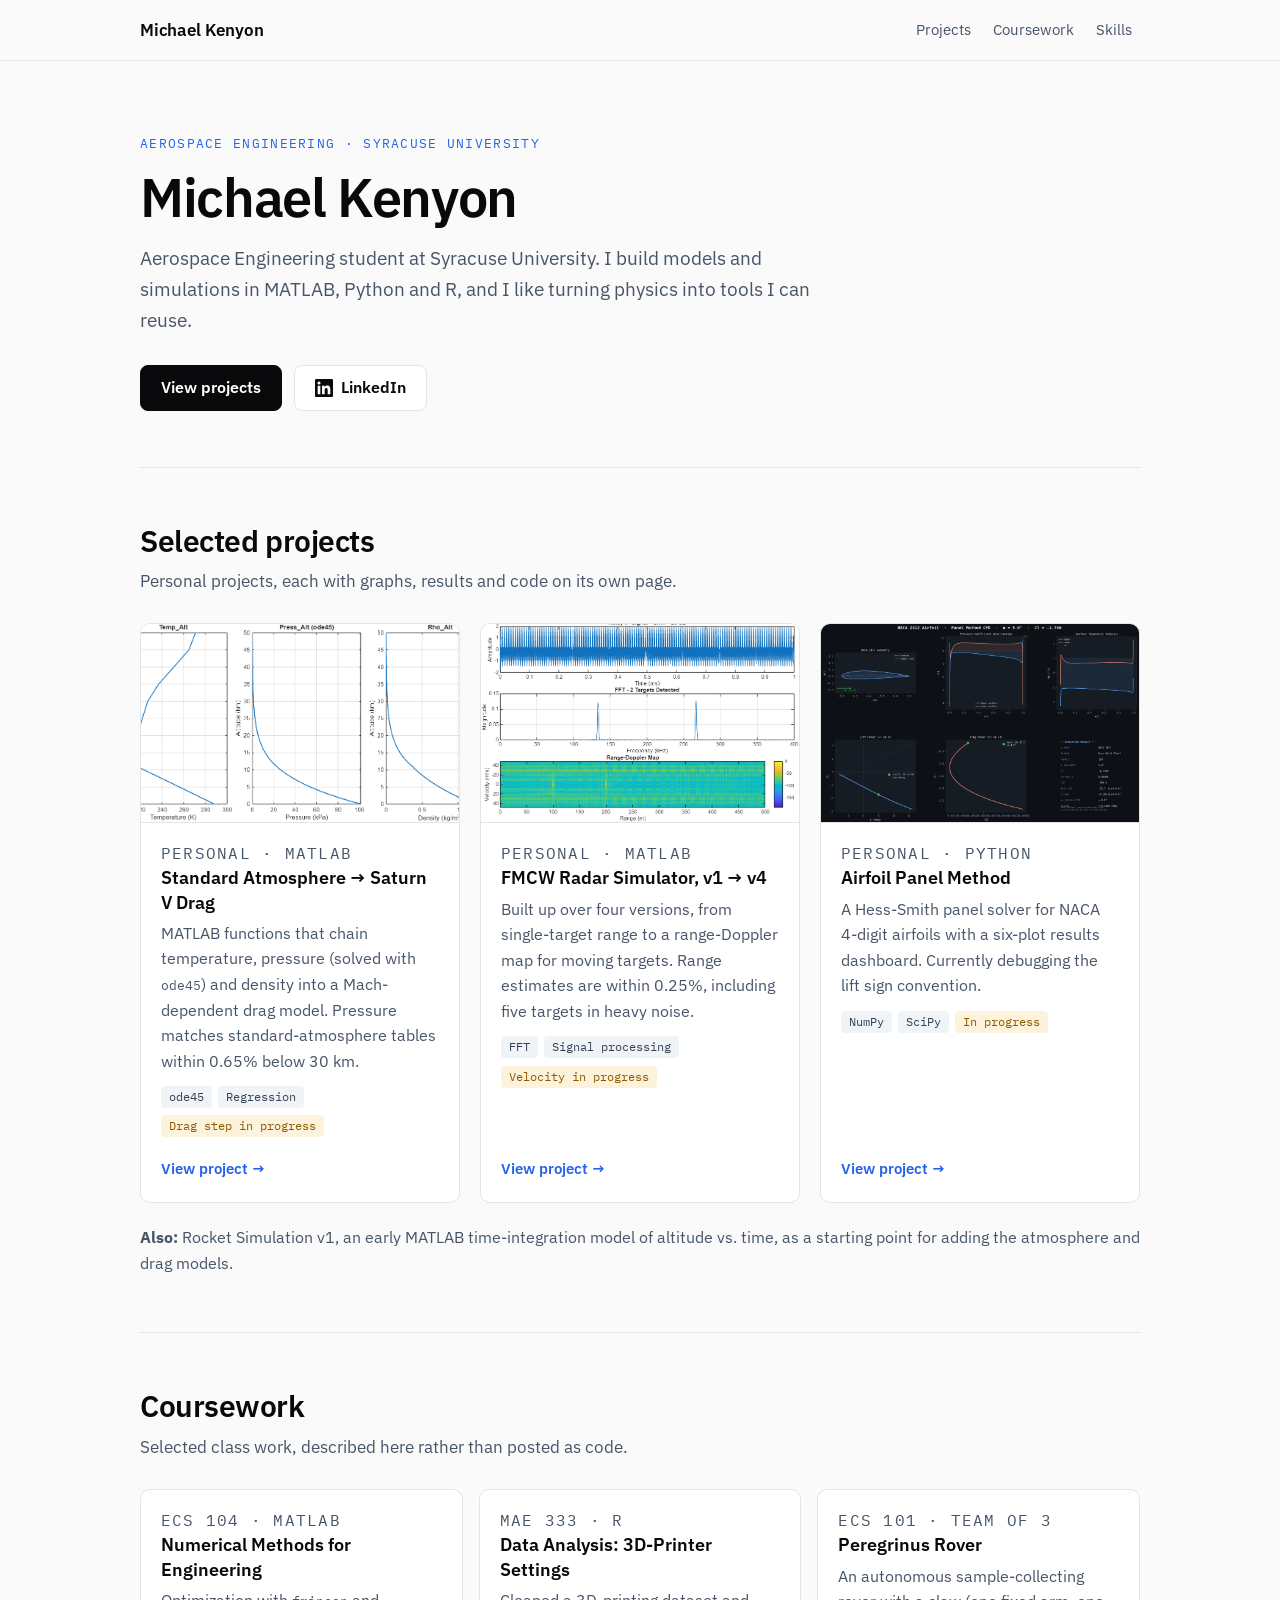
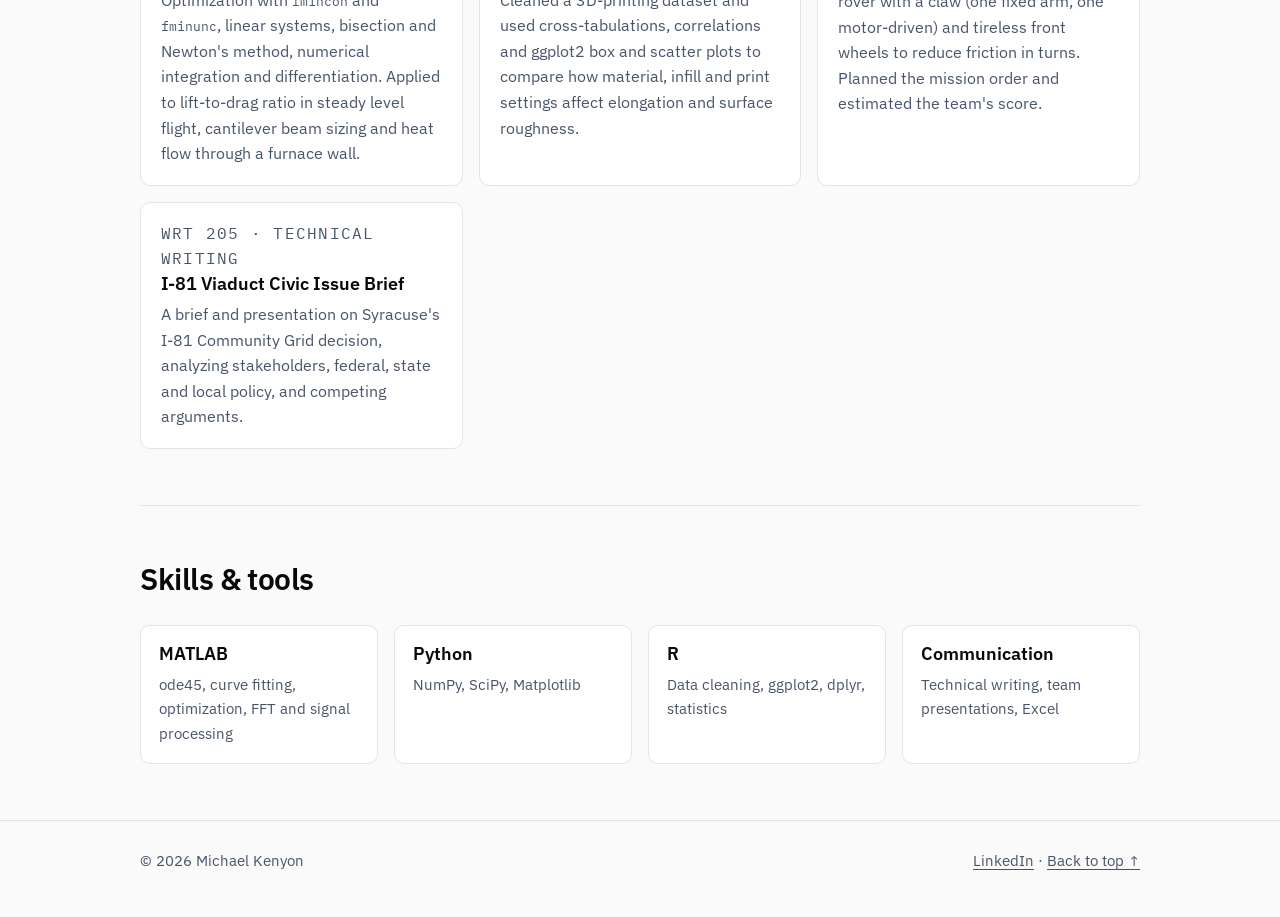
<file: index.html>
<!doctype html>
<html lang="en">
<head>
<meta charset="utf-8">
<meta name="viewport" content="width=device-width, initial-scale=1">
<title>Michael Kenyon — Aerospace Engineering Portfolio</title>
<meta name="description" content="Portfolio of Michael Kenyon, Aerospace Engineering student at Syracuse University: models and simulations in MATLAB, Python and R.">
<link rel="icon" href="data:image/svg+xml,%3Csvg xmlns='http://www.w3.org/2000/svg' viewBox='0 0 64 64'%3E%3Crect width='64' height='64' rx='12' fill='%2309090b'/%3E%3Ctext x='32' y='42' font-family='Arial,sans-serif' font-size='28' font-weight='700' fill='%23fff' text-anchor='middle'%3EMK%3C/text%3E%3C/svg%3E">
<link rel="preconnect" href="https://fonts.googleapis.com">
<link rel="preconnect" href="https://fonts.gstatic.com" crossorigin>
<link href="https://fonts.googleapis.com/css2?family=IBM+Plex+Mono:wght@400;600&family=IBM+Plex+Sans:wght@400;500;600&display=swap" rel="stylesheet">
<link rel="stylesheet" href="styles.css">
</head>
<body>
<a class="skip" href="#main">Skip to content</a>

<header class="top">
  <div class="wrap">
    <a class="brand" href="index.html">Michael Kenyon</a>
    <nav aria-label="Main">
      <ul>
        <li><a href="#projects">Projects</a></li>
        <li><a href="#coursework">Coursework</a></li>
        <li><a href="#skills">Skills</a></li>
      </ul>
    </nav>
  </div>
</header>

<main id="main">
  <div class="wrap">
    <div class="intro">
      <p class="eyebrow">Aerospace Engineering · Syracuse University</p>
      <h1>Michael Kenyon</h1>
      <p class="lede">Aerospace Engineering student at Syracuse University. I build models and simulations in MATLAB, Python and R, and I like turning physics into tools I can reuse.</p>
      <div class="actions">
        <a class="btn primary" href="#projects">View projects</a>
        <a class="btn" href="https://www.linkedin.com/in/michael-kenyon-347142382" rel="noopener">
          <svg viewBox="0 0 24 24" fill="currentColor" aria-hidden="true" focusable="false"><path d="M20.45 20.45h-3.55v-5.57c0-1.33-.03-3.04-1.85-3.04-1.86 0-2.14 1.45-2.14 2.94v5.67H9.35V9h3.41v1.56h.05c.48-.9 1.64-1.85 3.37-1.85 3.6 0 4.27 2.37 4.27 5.46v6.28zM5.34 7.43a2.06 2.06 0 1 1 0-4.12 2.06 2.06 0 0 1 0 4.12zM7.12 20.45H3.56V9h3.56v11.45zM22.22 0H1.77C.79 0 0 .77 0 1.73v20.54C0 23.23.79 24 1.77 24h20.45c.98 0 1.78-.77 1.78-1.73V1.73C24 .77 23.2 0 22.22 0z"/></svg>
          LinkedIn
        </a>
      </div>
    </div>

    <section id="projects" aria-labelledby="proj-h">
      <div class="sec-head">
        <h2 id="proj-h">Selected projects</h2>
        <p class="sec-note">Personal projects, each with graphs, results and code on its own page.</p>
      </div>
      <ul class="featured">
        <li class="card">
          <div class="thumb"><img src="img/atmosphere.png" width="1047" height="519" alt="" loading="lazy"></div>
          <div class="body">
            <p class="kind">Personal · MATLAB</p>
            <h3><a href="atmosphere.html">Standard Atmosphere → Saturn V Drag</a></h3>
            <p>MATLAB functions that chain temperature, pressure (solved with <code>ode45</code>) and density into a Mach-dependent drag model. Pressure matches standard-atmosphere tables within 0.65% below 30 km.</p>
            <div class="tags"><span class="tag">ode45</span><span class="tag">Regression</span><span class="tag wip">Drag step in progress</span></div>
            <span class="go" aria-hidden="true">View project →</span>
          </div>
        </li>
        <li class="card">
          <div class="thumb"><img src="img/fmcw_4.png" width="865" height="734" alt="" loading="lazy" style="object-position: bottom center"></div>
          <div class="body">
            <p class="kind">Personal · MATLAB</p>
            <h3><a href="radar.html">FMCW Radar Simulator, v1 → v4</a></h3>
            <p>Built up over four versions, from single-target range to a range-Doppler map for moving targets. Range estimates are within 0.25%, including five targets in heavy noise.</p>
            <div class="tags"><span class="tag">FFT</span><span class="tag">Signal processing</span><span class="tag wip">Velocity in progress</span></div>
            <span class="go" aria-hidden="true">View project →</span>
          </div>
        </li>
        <li class="card">
          <div class="thumb"><img src="img/airfoil.webp" width="2000" height="1252" alt="" loading="lazy"></div>
          <div class="body">
            <p class="kind">Personal · Python</p>
            <h3><a href="airfoil.html">Airfoil Panel Method</a></h3>
            <p>A Hess-Smith panel solver for NACA 4-digit airfoils with a six-plot results dashboard. Currently debugging the lift sign convention.</p>
            <div class="tags"><span class="tag">NumPy</span><span class="tag">SciPy</span><span class="tag wip">In progress</span></div>
            <span class="go" aria-hidden="true">View project →</span>
          </div>
        </li>
      </ul>
      <p class="also"><strong>Also:</strong> Rocket Simulation v1, an early MATLAB time-integration model of altitude vs. time, as a starting point for adding the atmosphere and drag models.</p>
    </section>

    <section id="coursework" aria-labelledby="course-h">
      <div class="sec-head">
        <h2 id="course-h">Coursework</h2>
        <p class="sec-note">Selected class work, described here rather than posted as code.</p>
      </div>
      <ul class="courses">
        <li class="course">
          <p class="kind">ECS 104 · MATLAB</p>
          <h3>Numerical Methods for Engineering</h3>
          <p>Optimization with <code>fmincon</code> and <code>fminunc</code>, linear systems, bisection and Newton's method, numerical integration and differentiation. Applied to lift-to-drag ratio in steady level flight, cantilever beam sizing and heat flow through a furnace wall.</p>
        </li>
        <li class="course">
          <p class="kind">MAE 333 · R</p>
          <h3>Data Analysis: 3D-Printer Settings</h3>
          <p>Cleaned a 3D-printing dataset and used cross-tabulations, correlations and ggplot2 box and scatter plots to compare how material, infill and print settings affect elongation and surface roughness.</p>
        </li>
        <li class="course">
          <p class="kind">ECS 101 · Team of 3</p>
          <h3>Peregrinus Rover</h3>
          <p>An autonomous sample-collecting rover with a claw (one fixed arm, one motor-driven) and tireless front wheels to reduce friction in turns. Planned the mission order and estimated the team's score.</p>
        </li>
        <li class="course">
          <p class="kind">WRT 205 · Technical writing</p>
          <h3>I-81 Viaduct Civic Issue Brief</h3>
          <p>A brief and presentation on Syracuse's I-81 Community Grid decision, analyzing stakeholders, federal, state and local policy, and competing arguments.</p>
        </li>
      </ul>
    </section>

    <section id="skills" aria-labelledby="skills-h">
      <div class="sec-head">
        <h2 id="skills-h">Skills &amp; tools</h2>
      </div>
      <div class="tools">
        <div><h3>MATLAB</h3><p>ode45, curve fitting, optimization, FFT and signal processing</p></div>
        <div><h3>Python</h3><p>NumPy, SciPy, Matplotlib</p></div>
        <div><h3>R</h3><p>Data cleaning, ggplot2, dplyr, statistics</p></div>
        <div><h3>Communication</h3><p>Technical writing, team presentations, Excel</p></div>
      </div>
    </section>
  </div>
</main>

<footer>
  <div class="wrap">
    <span>© 2026 Michael Kenyon</span>
    <span><a href="https://www.linkedin.com/in/michael-kenyon-347142382" rel="noopener">LinkedIn</a> · <a href="#main">Back to top ↑</a></span>
  </div>
</footer>
</body>
</html>
</file>
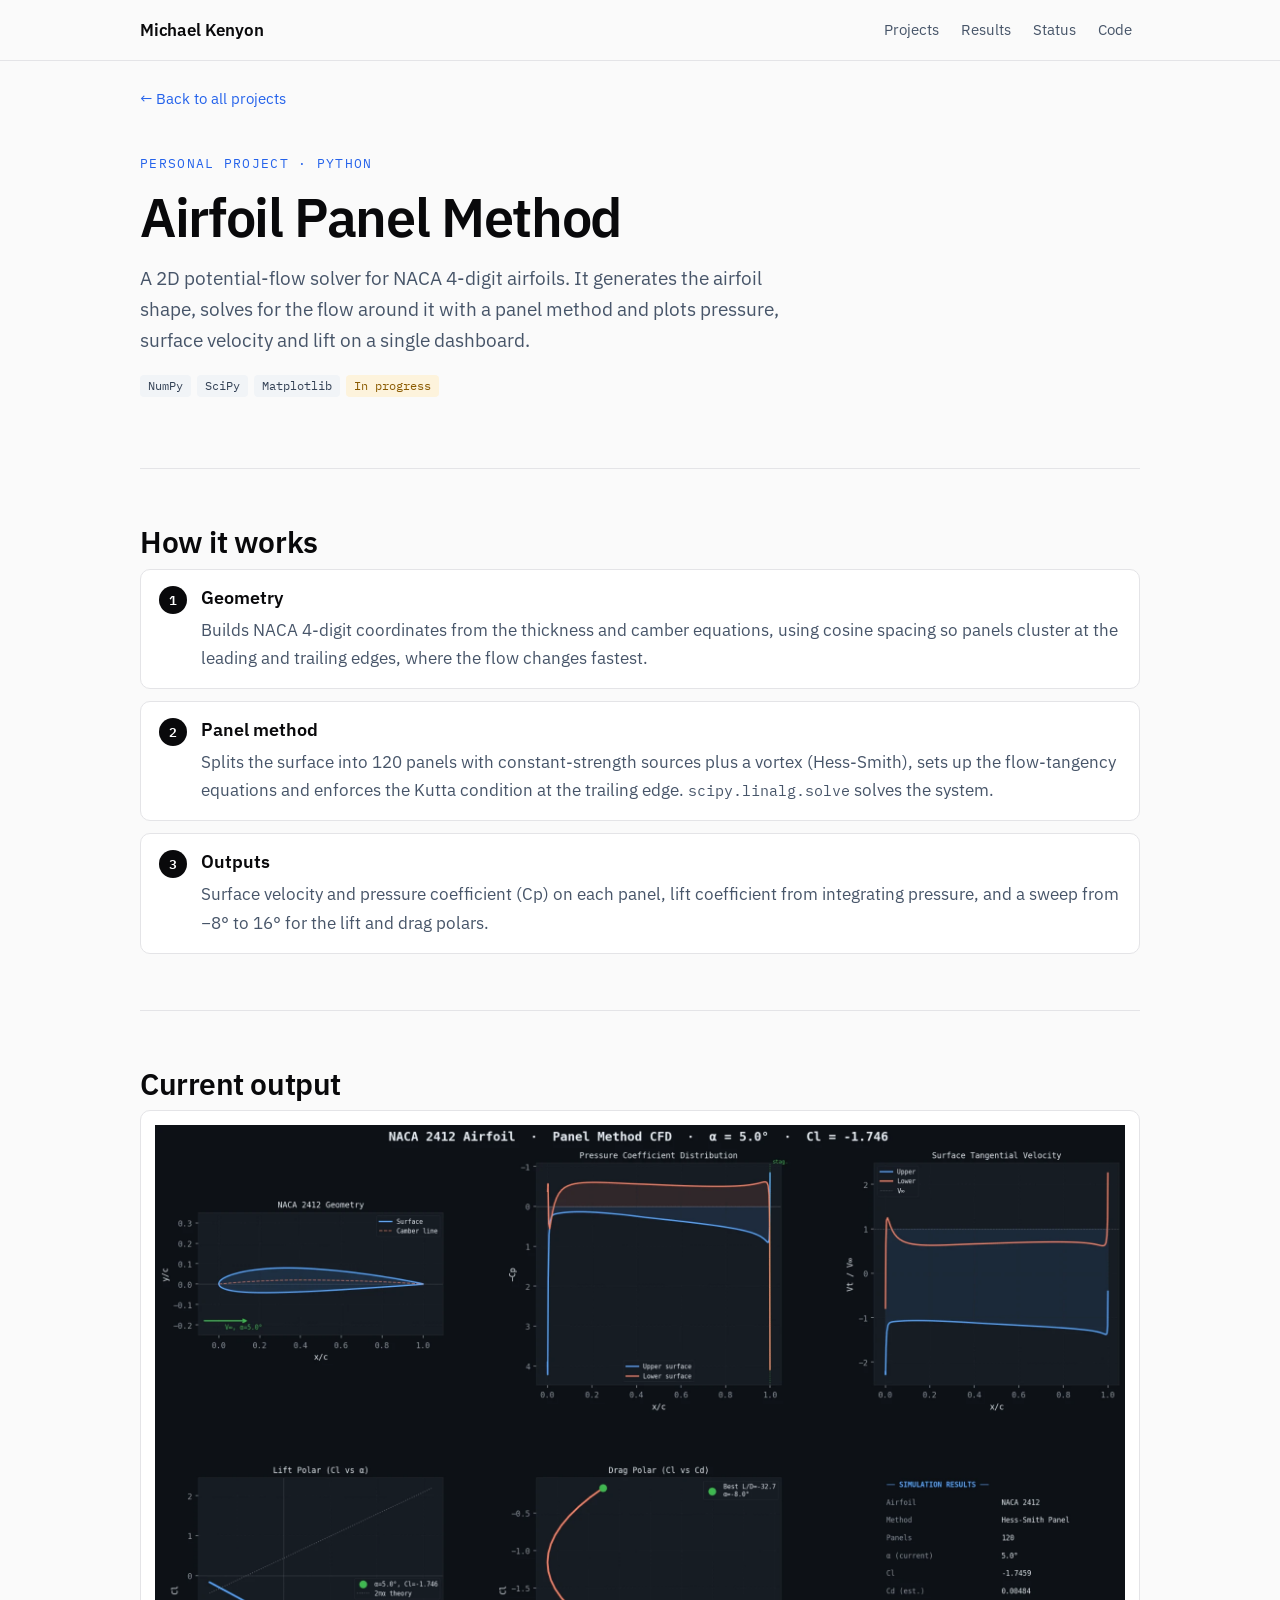
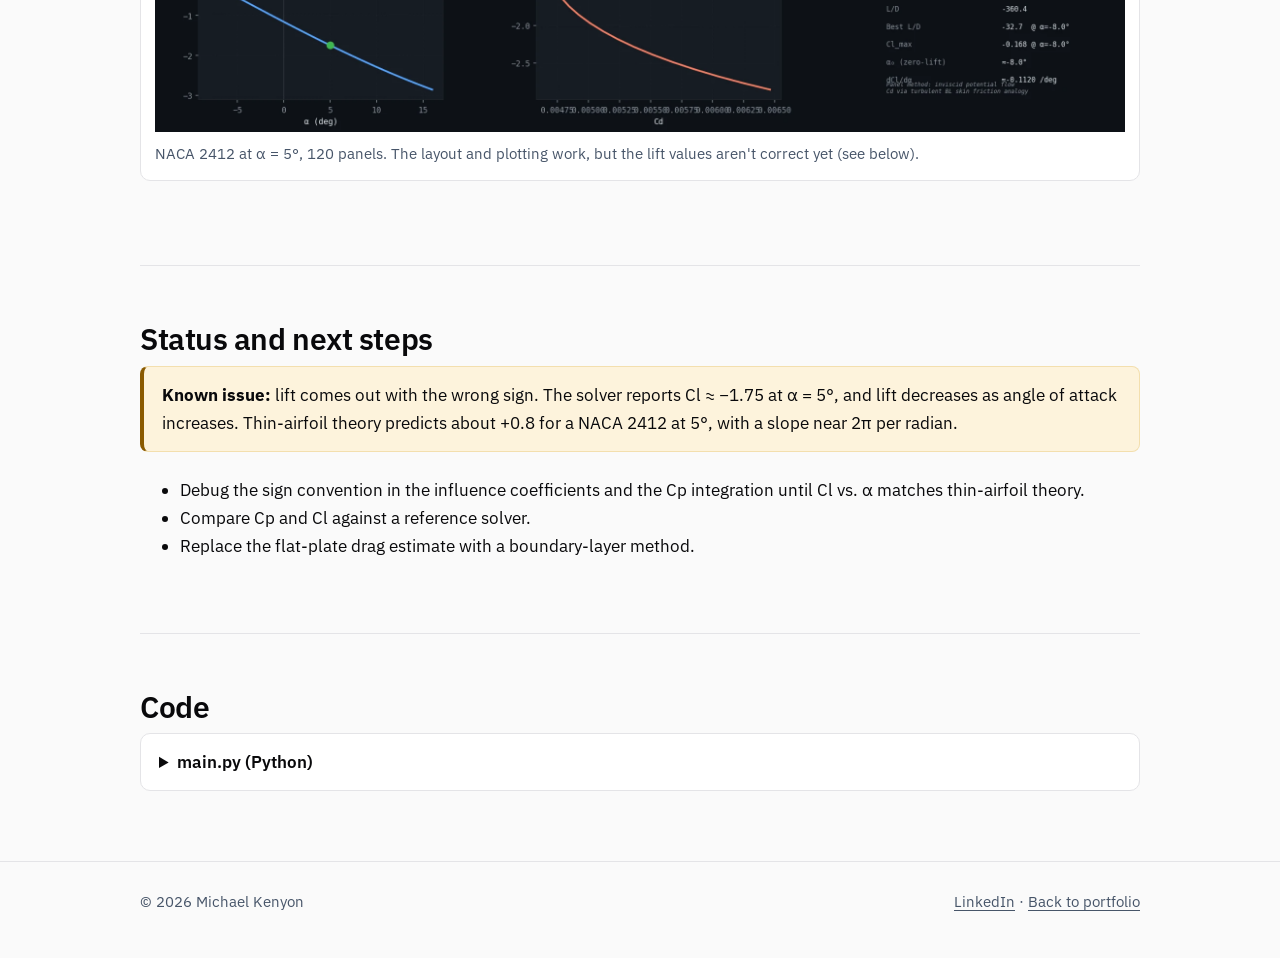
<file: airfoil.html>
<!doctype html>
<html lang="en">
<head>
<meta charset="utf-8">
<meta name="viewport" content="width=device-width, initial-scale=1">
<title>Airfoil Panel Method — Michael Kenyon</title>
<meta name="description" content="A Python Hess-Smith panel method for NACA 4-digit airfoils, by Michael Kenyon. Work in progress.">
<link rel="icon" href="data:image/svg+xml,%3Csvg xmlns='http://www.w3.org/2000/svg' viewBox='0 0 64 64'%3E%3Crect width='64' height='64' rx='12' fill='%2309090b'/%3E%3Ctext x='32' y='42' font-family='Arial,sans-serif' font-size='28' font-weight='700' fill='%23fff' text-anchor='middle'%3EMK%3C/text%3E%3C/svg%3E">
<link rel="preconnect" href="https://fonts.googleapis.com">
<link rel="preconnect" href="https://fonts.gstatic.com" crossorigin>
<link href="https://fonts.googleapis.com/css2?family=IBM+Plex+Mono:wght@400;600&family=IBM+Plex+Sans:wght@400;500;600&display=swap" rel="stylesheet">
<link rel="stylesheet" href="styles.css">
</head>
<body>
<a class="skip" href="#main">Skip to content</a>

<header class="top">
  <div class="wrap">
    <a class="brand" href="index.html">Michael Kenyon</a>
    <nav aria-label="Main">
      <ul>
        <li><a href="index.html#projects">Projects</a></li>
        <li><a href="#results">Results</a></li>
        <li><a href="#status">Status</a></li>
        <li><a href="#code">Code</a></li>
      </ul>
    </nav>
  </div>
</header>

<main id="main">
  <div class="wrap">
    <a class="back" href="index.html#projects">← Back to all projects</a>
    <div class="intro page-intro">
      <p class="eyebrow">Personal project · Python</p>
      <h1>Airfoil Panel Method</h1>
      <p class="lede">A 2D potential-flow solver for NACA 4-digit airfoils. It generates the airfoil shape, solves for the flow around it with a panel method and plots pressure, surface velocity and lift on a single dashboard.</p>
      <p><span class="tag">NumPy</span><span class="tag">SciPy</span><span class="tag">Matplotlib</span><span class="tag wip">In progress</span></p>
    </div>

    <section aria-labelledby="how-h">
      <h2 id="how-h">How it works</h2>
      <ol class="pipeline">
        <li><h3>Geometry</h3><p>Builds NACA 4-digit coordinates from the thickness and camber equations, using cosine spacing so panels cluster at the leading and trailing edges, where the flow changes fastest.</p></li>
        <li><h3>Panel method</h3><p>Splits the surface into 120 panels with constant-strength sources plus a vortex (Hess-Smith), sets up the flow-tangency equations and enforces the Kutta condition at the trailing edge. <code>scipy.linalg.solve</code> solves the system.</p></li>
        <li><h3>Outputs</h3><p>Surface velocity and pressure coefficient (Cp) on each panel, lift coefficient from integrating pressure, and a sweep from −8° to 16° for the lift and drag polars.</p></li>
      </ol>
    </section>

    <section id="results" aria-labelledby="res-h">
      <h2 id="res-h">Current output</h2>
      <figure>
        <img src="img/airfoil.webp" width="2000" height="1252" alt="Six-panel dark-themed dashboard for a NACA 2412 airfoil at 5 degrees angle of attack: airfoil geometry with camber line, pressure coefficient distribution, surface tangential velocity, lift polar of Cl versus alpha, drag polar of Cl versus Cd, and a table of simulation results. The lift values shown are negative.">
        <figcaption>NACA 2412 at α = 5°, 120 panels. The layout and plotting work, but the lift values aren't correct yet (see below).</figcaption>
      </figure>
    </section>

    <section id="status" aria-labelledby="status-h">
      <h2 id="status-h">Status and next steps</h2>
      <div class="callout">
        <p><strong>Known issue:</strong> lift comes out with the wrong sign. The solver reports Cl ≈ −1.75 at α = 5°, and lift decreases as angle of attack increases. Thin-airfoil theory predicts about +0.8 for a NACA 2412 at 5°, with a slope near 2π per radian.</p>
      </div>
      <ul>
        <li>Debug the sign convention in the influence coefficients and the Cp integration until Cl vs. α matches thin-airfoil theory.</li>
        <li>Compare Cp and Cl against a reference solver.</li>
        <li>Replace the flat-plate drag estimate with a boundary-layer method.</li>
      </ul>
    </section>

    <section id="code" aria-labelledby="code-h">
      <h2 id="code-h">Code</h2>
      <details>
        <summary>main.py (Python)</summary>
<pre><code>"""
2D Airfoil Panel Method CFD Simulation
Author: Michael Kenyon
Description: Hess-Smith panel method for inviscid 2D flow over NACA 4-series airfoils.
             Computes pressure distribution and lift coefficient (Cl). Drag coefficient (Cd)
             is a simple turbulent flat-plate skin-friction estimate.
             Work in progress: the lift sign is currently incorrect and results are not
             yet validated against a reference solver.

Method:
    - NACA 4-digit geometry generation
    - Hess-Smith constant-strength source + vortex panel method
    - Kutta condition enforced at trailing edge
    - Turbulent flat-plate skin friction estimate for drag
    - Cp, Cl, Cd, lift/drag polar sweep
"""

import numpy as np
import matplotlib.pyplot as plt
import matplotlib.gridspec as gridspec
from matplotlib.patches import FancyArrowPatch
from scipy.linalg import solve
import warnings
warnings.filterwarnings('ignore')

# ─────────────────────────────────────────────────
# NACA 4-DIGIT GEOMETRY
# ─────────────────────────────────────────────────
def naca4_geometry(designation: str, n_panels: int = 100) -&gt; tuple:
    """Generate NACA 4-digit airfoil coordinates (cosine spacing)."""
    m = int(designation[0]) / 100.0   # max camber
    p = int(designation[1]) / 10.0    # location of max camber
    t = int(designation[2:]) / 100.0  # thickness

    # Cosine spacing for better leading/trailing edge resolution
    beta = np.linspace(0, np.pi, n_panels // 2 + 1)
    x = 0.5 * (1 - np.cos(beta))

    # Thickness distribution
    yt = 5 * t * (0.2969*np.sqrt(x) - 0.1260*x - 0.3516*x**2
                  + 0.2843*x**3 - 0.1015*x**4)

    # Camber line
    yc = np.where(x &lt; p,
                  m/p**2 * (2*p*x - x**2),
                  m/(1-p)**2 * (1 - 2*p + 2*p*x - x**2))

    dyc_dx = np.where(x &lt; p,
                      2*m/p**2 * (p - x),
                      2*m/(1-p)**2 * (p - x))

    theta = np.arctan(dyc_dx)

    # Upper and lower surfaces
    xu = x  - yt * np.sin(theta)
    yu = yc + yt * np.cos(theta)
    xl = x  + yt * np.sin(theta)
    yl = yc - yt * np.cos(theta)

    # Combine into closed loop (upper TE→LE, lower LE→TE)
    x_coords = np.concatenate([xu[::-1], xl[1:]])
    y_coords = np.concatenate([yu[::-1], yl[1:]])
    return x_coords, y_coords, x, yc


# ─────────────────────────────────────────────────
# HESS-SMITH PANEL METHOD
# ─────────────────────────────────────────────────
def build_panels(x_coords, y_coords):
    """Compute panel geometry from nodal coordinates."""
    n = len(x_coords) - 1
    xm = 0.5 * (x_coords[:-1] + x_coords[1:])   # midpoints
    ym = 0.5 * (y_coords[:-1] + y_coords[1:])
    dx = x_coords[1:] - x_coords[:-1]
    dy = y_coords[1:] - y_coords[:-1]
    lengths = np.sqrt(dx**2 + dy**2)
    sin_phi = dy / lengths
    cos_phi = dx / lengths
    return n, xm, ym, sin_phi, cos_phi, lengths


def influence_coefficients(xm, ym, x_coords, y_coords, sin_phi, cos_phi, n):
    """Compute normal velocity influence matrix."""
    A = np.zeros((n + 1, n + 1))

    for i in range(n):
        for j in range(n):
            if i == j:
                A[i, j] = 0.5   # self-influence
                continue
            # Transform to panel j local coords
            dx1 = xm[i] - x_coords[j]
            dy1 = ym[i] - y_coords[j]
            dx2 = xm[i] - x_coords[j+1]
            dy2 = ym[i] - y_coords[j+1]

            r1 = np.sqrt(dx1**2 + dy1**2)
            r2 = np.sqrt(dx2**2 + dy2**2)

            # Local coords
            x1l =  dx1*cos_phi[j] + dy1*sin_phi[j]
            x2l =  dx2*cos_phi[j] + dy2*sin_phi[j]
            y1l = -dx1*sin_phi[j] + dy1*cos_phi[j]

            if abs(y1l) &lt; 1e-10:
                beta_angle = 0.0
            else:
                beta_angle = np.arctan2(x2l - x1l, y1l) - np.arctan2(x1l, y1l)
                if beta_angle &gt; np.pi:  beta_angle -= 2*np.pi
                if beta_angle &lt; -np.pi: beta_angle += 2*np.pi

            log_r = 0.5 * np.log((dx2**2 + dy2**2) / (dx1**2 + dy1**2 + 1e-30))

            # Source (col j) influence on panel i normal velocity
            source_n = (-(x1l - x2l)*beta_angle + y1l*log_r) / (2*np.pi)
            vortex_n =  (y1l*beta_angle + (x1l - x2l)*log_r) / (2*np.pi)

            A[i, j] += source_n * (-sin_phi[j]*sin_phi[i] + cos_phi[j]*cos_phi[i]) \
                     - source_n * ( cos_phi[j]*cos_phi[i] + sin_phi[j]*sin_phi[i])

            # Simpler direct formulation
            cn1 = -beta_angle / (2*np.pi)
            cn2 =  log_r / (2*np.pi)
            A[i, j] = cn1 * (-sin_phi[i]*sin_phi[j] + cos_phi[i]*cos_phi[j]) \
                     + cn2 * ( sin_phi[i]*cos_phi[j] + cos_phi[i]*sin_phi[j])
            A[i, n] += cn1 * ( sin_phi[i]*cos_phi[j] + cos_phi[i]*sin_phi[j]) \
                      - cn2 * (-sin_phi[i]*sin_phi[j] + cos_phi[i]*cos_phi[j])

    # Kutta condition: γ_1 + γ_n = 0 (last row)
    A[n, 0]   =  1.0
    A[n, n-1] =  1.0
    A[n, n]   =  0.0
    return A


def solve_panel_method(designation: str, alpha_deg: float, n_panels: int = 120):
    """
    Run panel method for a NACA airfoil at given angle of attack.
    Returns Cp distribution and integrated Cl.
    """
    alpha = np.radians(alpha_deg)
    x_coords, y_coords, _, _ = naca4_geometry(designation, n_panels)
    n, xm, ym, sin_phi, cos_phi, lengths = build_panels(x_coords, y_coords)

    # RHS: freestream normal velocity
    rhs = np.zeros(n + 1)
    for i in range(n):
        rhs[i] = np.sin(alpha - np.arctan2(sin_phi[i], cos_phi[i]))
    rhs[n] = 0.0   # Kutta

    # Build and solve system (simplified Hess-Smith)
    A = np.zeros((n + 1, n + 1))
    for i in range(n):
        angle_i = np.arctan2(sin_phi[i], cos_phi[i])
        for j in range(n):
            angle_j = np.arctan2(sin_phi[j], cos_phi[j])
            dx1 = xm[i] - x_coords[j]
            dy1 = ym[i] - y_coords[j]
            dx2 = xm[i] - x_coords[j+1]
            dy2 = ym[i] - y_coords[j+1]
            r1sq = dx1**2 + dy1**2 + 1e-30
            r2sq = dx2**2 + dy2**2 + 1e-30

            # Local frame
            c, s = cos_phi[j], sin_phi[j]
            x1l =  c*dx1 + s*dy1
            x2l =  c*dx2 + s*dy2
            y1l = -s*dx1 + c*dy1

            if abs(y1l) &lt; 1e-12:
                b = 0.0
            else:
                b = (np.arctan2(y1l, x2l) - np.arctan2(y1l, x1l))

            lr = 0.5 * np.log(r2sq / r1sq)
            ci = np.cos(angle_i); si2 = np.sin(angle_i)
            cj = cos_phi[j];      sj  = sin_phi[j]

            # Normal influence coefficients
            cn1 = -b/(2*np.pi)
            cn2 =  lr/(2*np.pi)
            A[i, j] += cn1*(-si2*sj + ci*cj) + cn2*(si2*cj + ci*sj)
            A[i, n] += cn1*( si2*cj + ci*sj) - cn2*(-si2*sj + ci*cj)

        A[i, i] += 0.5

    A[n, 0]   =  1.0
    A[n, n-1] =  1.0
    A[n, n]   =  0.0
    rhs[n]    =  0.0

    sol = solve(A, rhs)
    sources = sol[:n]
    gamma   = sol[n]

    # Tangential velocity &amp; Cp
    Vt = np.zeros(n)
    for i in range(n):
        angle_i = np.arctan2(sin_phi[i], cos_phi[i])
        Vt[i] = np.cos(alpha - angle_i)
        for j in range(n):
            angle_j = np.arctan2(sin_phi[j], cos_phi[j])
            dx1 = xm[i] - x_coords[j]
            dy1 = ym[i] - y_coords[j]
            dx2 = xm[i] - x_coords[j+1]
            dy2 = ym[i] - y_coords[j+1]
            r1sq = dx1**2 + dy1**2 + 1e-30
            r2sq = dx2**2 + dy2**2 + 1e-30
            c, s = cos_phi[j], sin_phi[j]
            x1l =  c*dx1 + s*dy1
            x2l =  c*dx2 + s*dy2
            y1l = -s*dx1 + c*dy1
            if abs(y1l) &lt; 1e-12:
                b = 0.0
            else:
                b = np.arctan2(y1l, x2l) - np.arctan2(y1l, x1l)
            lr = 0.5 * np.log(r2sq / r1sq)
            ci = np.cos(angle_i); si2 = np.sin(angle_i)
            cj = cos_phi[j];      sj  = sin_phi[j]
            ct1 = lr/(2*np.pi)
            ct2 = b/(2*np.pi)
            Vt[i] += sources[j]*(ct1*(-si2*sj + ci*cj) - ct2*(si2*cj + ci*sj)) \
                   + gamma    *(ct1*( si2*cj + ci*sj) + ct2*(-si2*sj + ci*cj))

    Cp = 1.0 - Vt**2

    # Lift coefficient via pressure integration
    Cl = 0.0
    for i in range(n):
        angle_i = np.arctan2(sin_phi[i], cos_phi[i])
        Cl += -Cp[i] * lengths[i] * np.cos(angle_i)
    Cl *= 2.0  # c=1 chord

    return xm, ym, Cp, Cl, x_coords, y_coords, Vt, lengths, sin_phi, cos_phi


def polar_sweep(designation: str, alphas: np.ndarray, n_panels: int = 120):
    """Compute Cl and estimated Cd over a range of angles of attack."""
    Cls, Cds = [], []
    for a in alphas:
        xm, ym, Cp, Cl, *_ = solve_panel_method(designation, a, n_panels)
        # Simplified skin friction Cd estimate (turbulent flat plate analogy)
        Re = 1e6
        Cd = 0.074 / Re**0.2 * (1 + 0.15 * a**2 / 100)
        Cls.append(Cl)
        Cds.append(Cd)
    return np.array(Cls), np.array(Cds)


# ─────────────────────────────────────────────────
# PLOTTING
# ─────────────────────────────────────────────────
def make_figure(designation: str = "2412", alpha_deg: float = 5.0):
    xm, ym, Cp, Cl, x_coords, y_coords, Vt, lengths, sin_phi, cos_phi = \
        solve_panel_method(designation, alpha_deg)

    x_geo, y_geo, x_cam, y_cam = naca4_geometry(designation, 200)
    alphas = np.linspace(-8, 16, 25)
    Cls, Cds = polar_sweep(designation, alphas)

    # ── Style ──────────────────────────────────────
    BG      = "#0d1117"
    PANEL   = "#161b22"
    ACCENT  = "#58a6ff"
    GREEN   = "#3fb950"
    ORANGE  = "#f78166"
    MUTED   = "#8b949e"
    WHITE   = "#e6edf3"
    GRID    = "#21262d"

    plt.rcParams.update({
        'figure.facecolor': BG, 'axes.facecolor': PANEL,
        'axes.edgecolor': GRID, 'axes.labelcolor': WHITE,
        'xtick.color': MUTED, 'ytick.color': MUTED,
        'text.color': WHITE, 'grid.color': GRID,
        'grid.linestyle': '--', 'grid.alpha': 0.6,
        'font.family': 'monospace', 'font.size': 9,
    })

    fig = plt.figure(figsize=(16, 10), facecolor=BG)
    fig.suptitle(
        f"NACA {designation} Airfoil  ·  Panel Method CFD  ·  α = {alpha_deg}°  ·  Cl = {Cl:.3f}",
        fontsize=14, color=WHITE, fontweight='bold', y=0.97,
        fontfamily='monospace'
    )

    gs = gridspec.GridSpec(2, 3, figure=fig, hspace=0.42, wspace=0.38,
                           left=0.07, right=0.97, top=0.92, bottom=0.08)

    # ── 1. Airfoil geometry ─────────────────────────
    ax1 = fig.add_subplot(gs[0, 0])
    ax1.fill(x_geo, y_geo, color=ACCENT, alpha=0.15)
    ax1.plot(x_geo, y_geo, color=ACCENT, lw=1.5, label='Surface')
    ax1.plot(x_cam, y_cam, color=ORANGE, lw=1, ls='--', alpha=0.7, label='Camber line')
    ax1.axhline(0, color=MUTED, lw=0.5, alpha=0.4)
    # Flow arrow
    arr_y = -0.18
    ax1.annotate('', xy=(0.15, arr_y), xytext=(-0.08, arr_y),
                 arrowprops=dict(arrowstyle='-&gt;', color=GREEN, lw=1.5))
    ax1.text(0.03, arr_y - 0.04, f'V∞, α={alpha_deg}°', color=GREEN, fontsize=7)
    ax1.set_xlim(-0.1, 1.1); ax1.set_ylim(-0.25, 0.35)
    ax1.set_aspect('equal'); ax1.grid(True)
    ax1.set_title(f'NACA {designation} Geometry', color=WHITE, fontsize=9, pad=6)
    ax1.set_xlabel('x/c'); ax1.set_ylabel('y/c')
    ax1.legend(fontsize=7, facecolor=PANEL, edgecolor=GRID, labelcolor=WHITE)

    # ── 2. Cp distribution ─────────────────────────
    ax2 = fig.add_subplot(gs[0, 1])
    # Split upper/lower (upper panels have ym &gt; camber line)
    n = len(xm)
    half = n // 2
    upper_idx = list(range(half))
    lower_idx = list(range(half, n))

    ax2.plot(xm[upper_idx], -Cp[upper_idx], color=ACCENT, lw=1.5, label='Upper surface')
    ax2.plot(xm[lower_idx], -Cp[lower_idx], color=ORANGE, lw=1.5, label='Lower surface')
    ax2.fill_between(xm[upper_idx], -Cp[upper_idx], 0, alpha=0.12, color=ACCENT)
    ax2.fill_between(xm[lower_idx], -Cp[lower_idx], 0, alpha=0.12, color=ORANGE)
    ax2.axhline(0, color=MUTED, lw=0.6, alpha=0.5)
    stag_idx = np.argmax(Cp)
    ax2.axvline(xm[stag_idx], color=GREEN, lw=0.8, ls=':', alpha=0.7)
    ax2.text(xm[stag_idx]+0.01, ax2.get_ylim()[0] if ax2.get_ylim()[0] != 0 else -0.3,
             'stag.', color=GREEN, fontsize=6)
    ax2.set_xlabel('x/c'); ax2.set_ylabel('−Cp')
    ax2.set_title('Pressure Coefficient Distribution', color=WHITE, fontsize=9, pad=6)
    ax2.legend(fontsize=7, facecolor=PANEL, edgecolor=GRID, labelcolor=WHITE)
    ax2.grid(True)
    ax2.invert_yaxis()

    # ── 3. Surface velocity ─────────────────────────
    ax3 = fig.add_subplot(gs[0, 2])
    ax3.plot(xm[upper_idx], Vt[upper_idx], color=ACCENT, lw=1.5, label='Upper')
    ax3.plot(xm[lower_idx], Vt[lower_idx], color=ORANGE, lw=1.5, label='Lower')
    ax3.axhline(1.0, color=MUTED, lw=0.6, ls='--', alpha=0.5, label='V∞')
    ax3.fill_between(xm[upper_idx], Vt[upper_idx], 1.0, alpha=0.1, color=ACCENT)
    ax3.set_xlabel('x/c'); ax3.set_ylabel('Vt / V∞')
    ax3.set_title('Surface Tangential Velocity', color=WHITE, fontsize=9, pad=6)
    ax3.legend(fontsize=7, facecolor=PANEL, edgecolor=GRID, labelcolor=WHITE)
    ax3.grid(True)

    # ── 4. Cl vs alpha ─────────────────────────────
    ax4 = fig.add_subplot(gs[1, 0])
    ax4.plot(alphas, Cls, color=ACCENT, lw=2)
    ax4.scatter([alpha_deg], [Cl], color=GREEN, s=60, zorder=5,
                label=f'α={alpha_deg}°, Cl={Cl:.3f}')
    ax4.axhline(0, color=MUTED, lw=0.5, alpha=0.4)
    ax4.axvline(0, color=MUTED, lw=0.5, alpha=0.4)
    # Thin airfoil theory slope line
    a0 = 2 * np.pi * np.radians(1)
    alpha0_approx = -np.radians(int(designation[0]) * 2)
    Cl_theory = 2*np.pi*(np.radians(alphas) - alpha0_approx)
    ax4.plot(alphas, Cl_theory, color=MUTED, lw=1, ls=':', alpha=0.6, label='2πα theory')
    ax4.set_xlabel('α (deg)'); ax4.set_ylabel('Cl')
    ax4.set_title('Lift Polar (Cl vs α)', color=WHITE, fontsize=9, pad=6)
    ax4.legend(fontsize=7, facecolor=PANEL, edgecolor=GRID, labelcolor=WHITE)
    ax4.grid(True)

    # ── 5. Cl/Cd polar ─────────────────────────────
    ax5 = fig.add_subplot(gs[1, 1])
    LoD = Cls / (Cds + 1e-10)
    best_idx = np.argmax(LoD)
    ax5.plot(Cds, Cls, color=ORANGE, lw=2)
    ax5.scatter(Cds[best_idx], Cls[best_idx], color=GREEN, s=60, zorder=5,
                label=f'Best L/D={LoD[best_idx]:.1f}\nα={alphas[best_idx]:.1f}°')
    ax5.set_xlabel('Cd'); ax5.set_ylabel('Cl')
    ax5.set_title('Drag Polar (Cl vs Cd)', color=WHITE, fontsize=9, pad=6)
    ax5.legend(fontsize=7, facecolor=PANEL, edgecolor=GRID, labelcolor=WHITE)
    ax5.grid(True)

    # ── 6. Summary stats ────────────────────────────
    ax6 = fig.add_subplot(gs[1, 2])
    ax6.axis('off')
    alpha0_idx = np.argmin(np.abs(Cls))
    Cl_max_idx = np.argmax(Cls)
    stats = [
        ("Airfoil",         f"NACA {designation}"),
        ("Method",          "Hess-Smith Panel"),
        ("Panels",          f"{len(xm)}"),
        ("α (current)",     f"{alpha_deg}°"),
        ("Cl",              f"{Cl:.4f}"),
        ("Cd (est.)",       f"{Cds[np.argmin(np.abs(alphas - alpha_deg))]:.5f}"),
        ("L/D",             f"{Cl / Cds[np.argmin(np.abs(alphas - alpha_deg))]:.1f}"),
        ("Best L/D",        f"{LoD[best_idx]:.1f}  @ α={alphas[best_idx]:.1f}°"),
        ("Cl_max",          f"{Cls[Cl_max_idx]:.3f} @ α={alphas[Cl_max_idx]:.1f}°"),
        ("α₀ (zero-lift)",  f"≈{alphas[alpha0_idx]:.1f}°"),
        ("dCl/dα",          f"≈{(Cls[-1]-Cls[0])/(alphas[-1]-alphas[0]):.4f} /deg"),
    ]
    y_pos = 0.96
    ax6.text(0.05, y_pos, "── SIMULATION RESULTS ──",
             color=ACCENT, fontsize=8, fontweight='bold', transform=ax6.transAxes)
    y_pos -= 0.08
    for label, val in stats:
        ax6.text(0.05, y_pos, f"{label:&lt;18}", color=MUTED,
                 fontsize=8, transform=ax6.transAxes, fontfamily='monospace')
        ax6.text(0.52, y_pos, val, color=WHITE,
                 fontsize=8, transform=ax6.transAxes, fontfamily='monospace')
        y_pos -= 0.08

    ax6.text(0.05, 0.03,
             "Panel method: inviscid potential flow\nCd via turbulent BL skin friction analogy",
             color=MUTED, fontsize=6.5, transform=ax6.transAxes, style='italic')

    plt.savefig('naca_cfd_results.png', dpi=150, bbox_inches='tight',
                facecolor=BG, edgecolor='none')
    print("Figure saved.")
    return fig


if __name__ == "__main__":
    make_figure("2412", alpha_deg=5.0)
    print("Done.")</code></pre>
      </details>
    </section>
  </div>
</main>

<footer>
  <div class="wrap">
    <span>© 2026 Michael Kenyon</span>
    <span><a href="https://www.linkedin.com/in/michael-kenyon-347142382" rel="noopener">LinkedIn</a> · <a href="index.html">Back to portfolio</a></span>
  </div>
</footer>
</body>
</html>
</file>
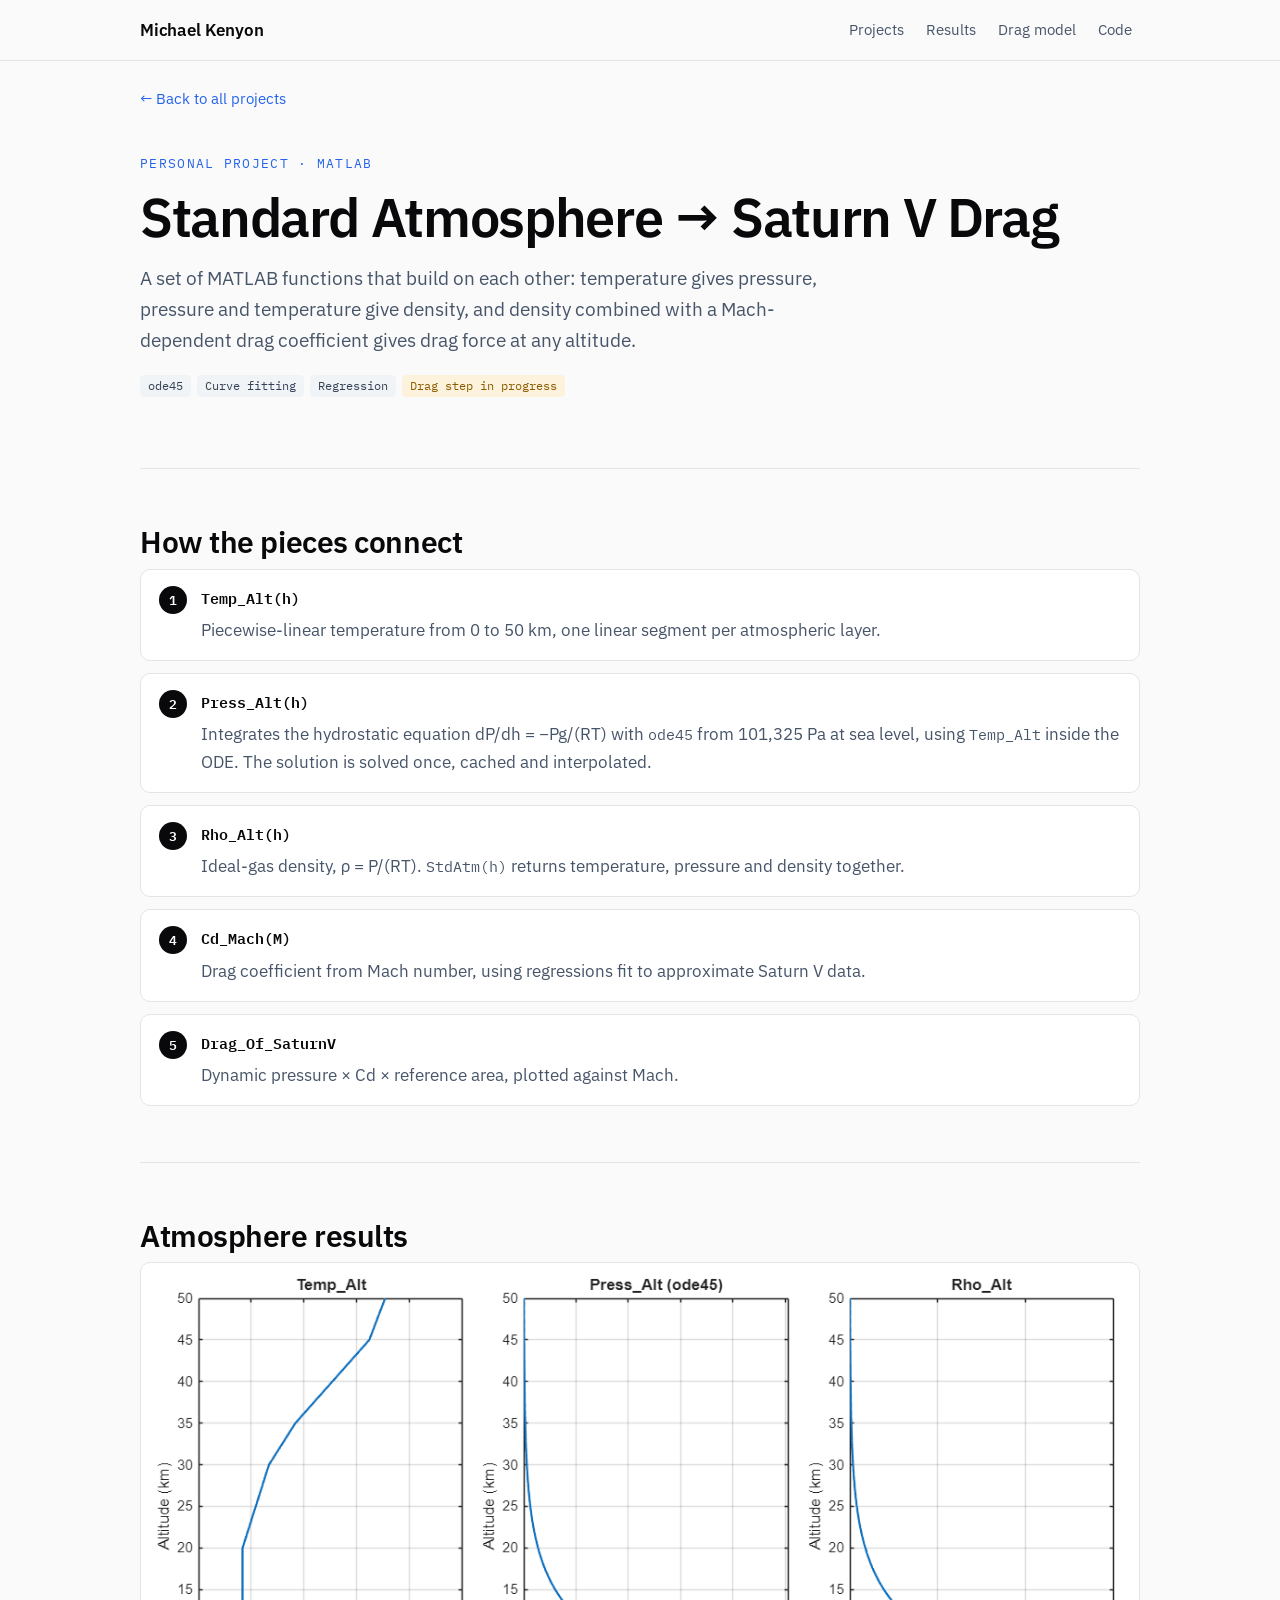
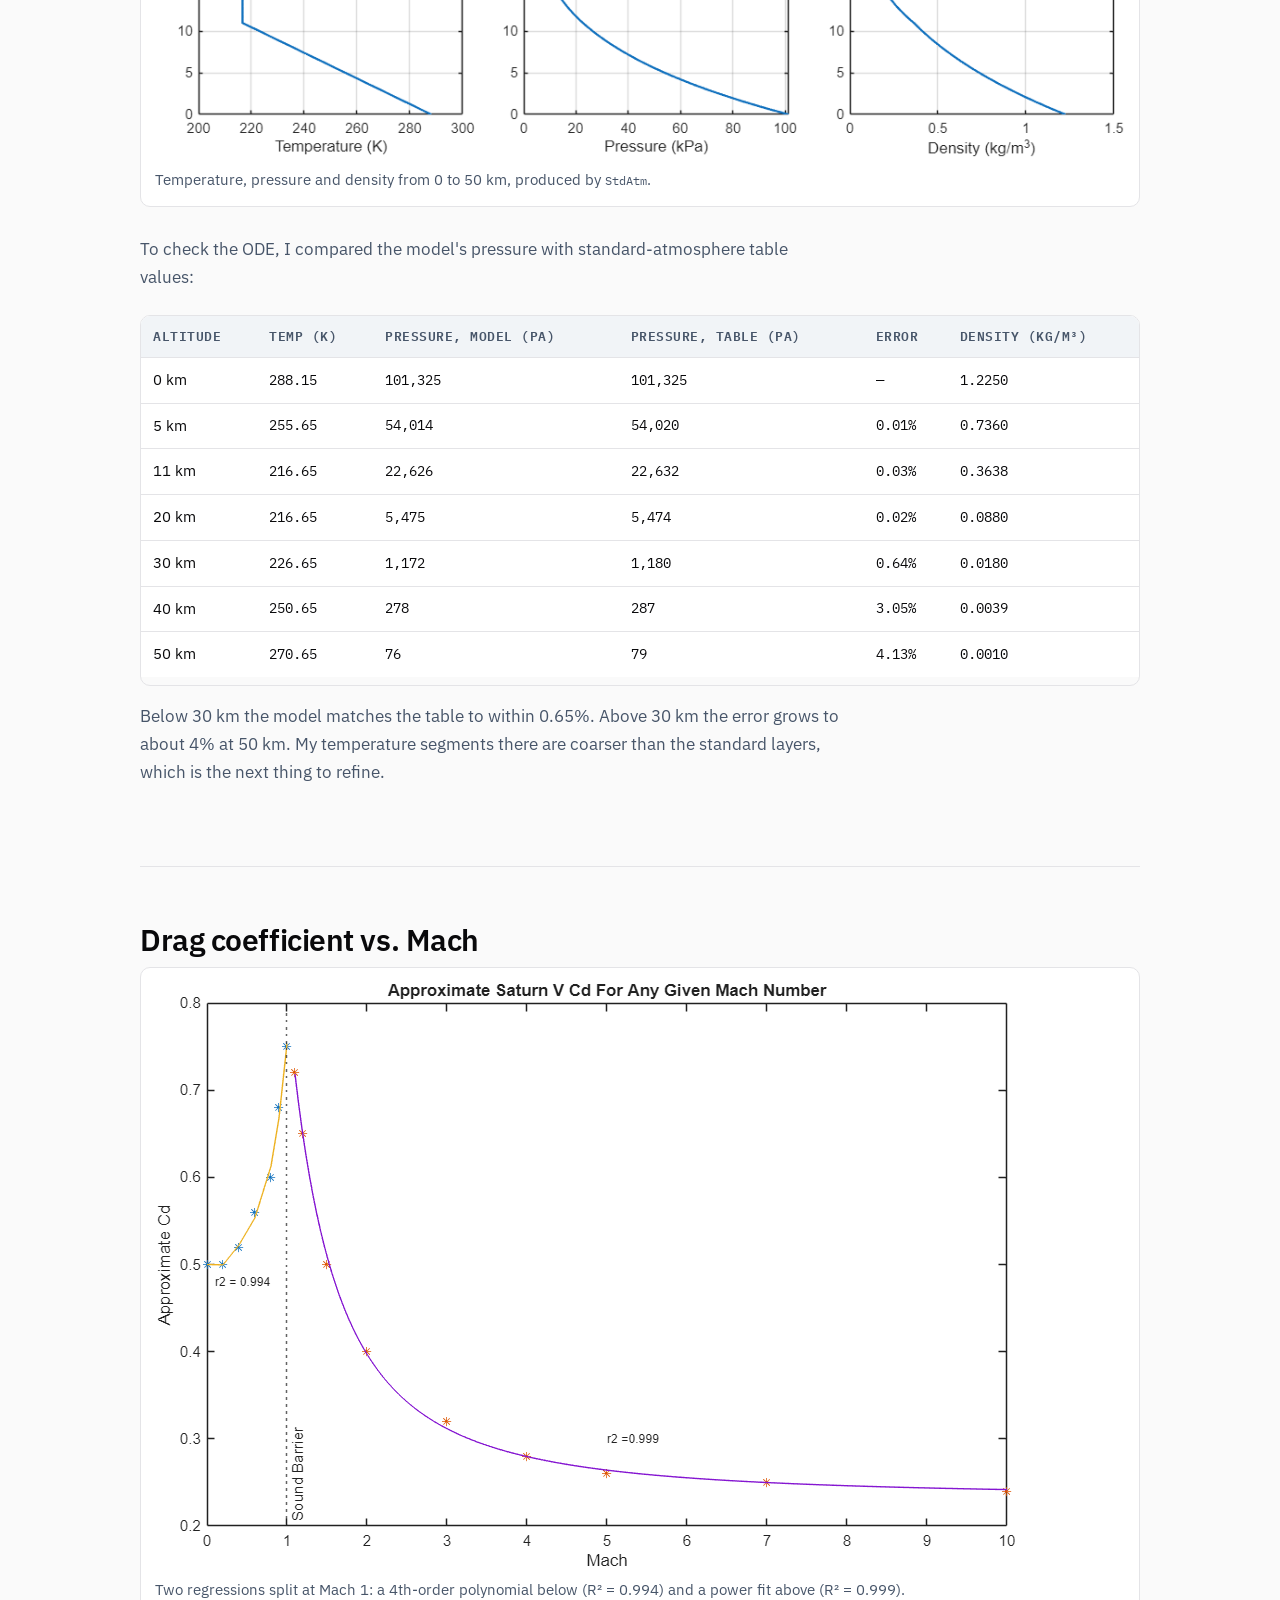
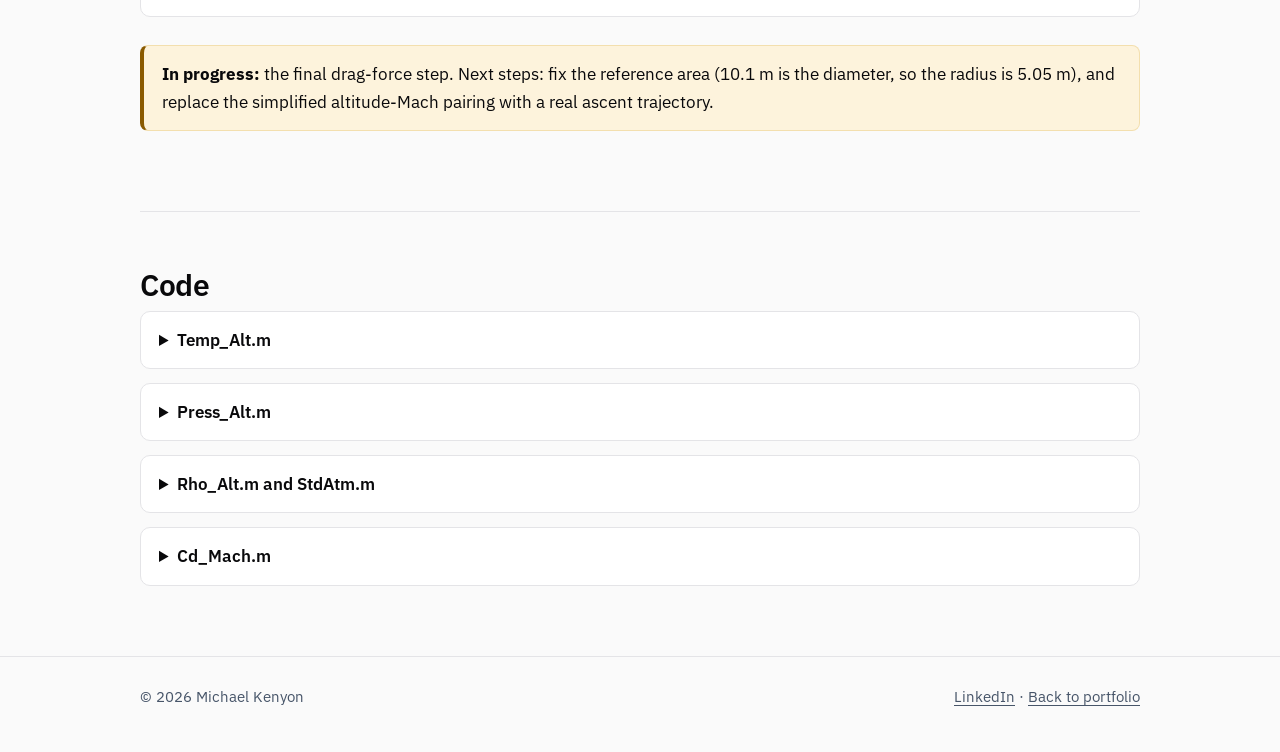
<file: atmosphere.html>
<!doctype html>
<html lang="en">
<head>
<meta charset="utf-8">
<meta name="viewport" content="width=device-width, initial-scale=1">
<title>Standard Atmosphere &amp; Saturn V Drag — Michael Kenyon</title>
<meta name="description" content="A MATLAB standard-atmosphere model chained into a Saturn V drag model, by Michael Kenyon.">
<link rel="icon" href="data:image/svg+xml,%3Csvg xmlns='http://www.w3.org/2000/svg' viewBox='0 0 64 64'%3E%3Crect width='64' height='64' rx='12' fill='%2309090b'/%3E%3Ctext x='32' y='42' font-family='Arial,sans-serif' font-size='28' font-weight='700' fill='%23fff' text-anchor='middle'%3EMK%3C/text%3E%3C/svg%3E">
<link rel="preconnect" href="https://fonts.googleapis.com">
<link rel="preconnect" href="https://fonts.gstatic.com" crossorigin>
<link href="https://fonts.googleapis.com/css2?family=IBM+Plex+Mono:wght@400;600&family=IBM+Plex+Sans:wght@400;500;600&display=swap" rel="stylesheet">
<link rel="stylesheet" href="styles.css">
</head>
<body>
<a class="skip" href="#main">Skip to content</a>

<header class="top">
  <div class="wrap">
    <a class="brand" href="index.html">Michael Kenyon</a>
    <nav aria-label="Main">
      <ul>
        <li><a href="index.html#projects">Projects</a></li>
        <li><a href="#results">Results</a></li>
        <li><a href="#drag">Drag model</a></li>
        <li><a href="#code">Code</a></li>
      </ul>
    </nav>
  </div>
</header>

<main id="main">
  <div class="wrap">
    <a class="back" href="index.html#projects">← Back to all projects</a>
    <div class="intro page-intro">
      <p class="eyebrow">Personal project · MATLAB</p>
      <h1>Standard Atmosphere → Saturn V Drag</h1>
      <p class="lede">A set of MATLAB functions that build on each other: temperature gives pressure, pressure and temperature give density, and density combined with a Mach-dependent drag coefficient gives drag force at any altitude.</p>
      <p><span class="tag">ode45</span><span class="tag">Curve fitting</span><span class="tag">Regression</span><span class="tag wip">Drag step in progress</span></p>
    </div>

    <section aria-labelledby="chain-h">
      <h2 id="chain-h">How the pieces connect</h2>
      <ol class="pipeline">
        <li><h3><code>Temp_Alt(h)</code></h3><p>Piecewise-linear temperature from 0 to 50 km, one linear segment per atmospheric layer.</p></li>
        <li><h3><code>Press_Alt(h)</code></h3><p>Integrates the hydrostatic equation dP/dh = −Pg/(RT) with <code>ode45</code> from 101,325 Pa at sea level, using <code>Temp_Alt</code> inside the ODE. The solution is solved once, cached and interpolated.</p></li>
        <li><h3><code>Rho_Alt(h)</code></h3><p>Ideal-gas density, ρ = P/(RT). <code>StdAtm(h)</code> returns temperature, pressure and density together.</p></li>
        <li><h3><code>Cd_Mach(M)</code></h3><p>Drag coefficient from Mach number, using regressions fit to approximate Saturn V data.</p></li>
        <li><h3><code>Drag_Of_SaturnV</code></h3><p>Dynamic pressure × Cd × reference area, plotted against Mach.</p></li>
      </ol>
    </section>

    <section id="results" aria-labelledby="res-h">
      <h2 id="res-h">Atmosphere results</h2>
      <figure>
        <img src="img/atmosphere.png" width="1047" height="519" alt="Three side-by-side MATLAB plots with altitude from 0 to 50 kilometers on the vertical axis. Temperature falls linearly from 288 K to about 217 K at 11 km, stays constant to 20 km, then rises in segments to about 271 K at 50 km. Pressure and density both decay smoothly from their sea-level values toward zero.">
        <figcaption>Temperature, pressure and density from 0 to 50 km, produced by <code>StdAtm</code>.</figcaption>
      </figure>
      <p class="sec-note">To check the ODE, I compared the model's pressure with standard-atmosphere table values:</p>
      <div class="table-scroll">
        <table class="results">
          <caption class="visually-hidden">Model pressure compared with standard atmosphere table values</caption>
          <thead><tr><th scope="col">Altitude</th><th scope="col">Temp (K)</th><th scope="col">Pressure, model (Pa)</th><th scope="col">Pressure, table (Pa)</th><th scope="col">Error</th><th scope="col">Density (kg/m³)</th></tr></thead>
          <tbody>
            <tr><td>0 km</td><td class="num">288.15</td><td class="num">101,325</td><td class="num">101,325</td><td class="num">—</td><td class="num">1.2250</td></tr>
            <tr><td>5 km</td><td class="num">255.65</td><td class="num">54,014</td><td class="num">54,020</td><td class="num">0.01%</td><td class="num">0.7360</td></tr>
            <tr><td>11 km</td><td class="num">216.65</td><td class="num">22,626</td><td class="num">22,632</td><td class="num">0.03%</td><td class="num">0.3638</td></tr>
            <tr><td>20 km</td><td class="num">216.65</td><td class="num">5,475</td><td class="num">5,474</td><td class="num">0.02%</td><td class="num">0.0880</td></tr>
            <tr><td>30 km</td><td class="num">226.65</td><td class="num">1,172</td><td class="num">1,180</td><td class="num">0.64%</td><td class="num">0.0180</td></tr>
            <tr><td>40 km</td><td class="num">250.65</td><td class="num">278</td><td class="num">287</td><td class="num">3.05%</td><td class="num">0.0039</td></tr>
            <tr><td>50 km</td><td class="num">270.65</td><td class="num">76</td><td class="num">79</td><td class="num">4.13%</td><td class="num">0.0010</td></tr>
          </tbody>
        </table>
      </div>
      <p class="sec-note">Below 30 km the model matches the table to within 0.65%. Above 30 km the error grows to about 4% at 50 km. My temperature segments there are coarser than the standard layers, which is the next thing to refine.</p>
    </section>

    <section id="drag" aria-labelledby="drag-h">
      <h2 id="drag-h">Drag coefficient vs. Mach</h2>
      <figure>
        <img src="img/cd_mach.png" width="862" height="586" alt="MATLAB plot of approximate Saturn V drag coefficient versus Mach number from 0 to 10. Cd rises from 0.50 at Mach 0 to a peak of 0.75 at Mach 1, marked as the sound barrier, then falls along a smooth power curve to about 0.24 at Mach 10. Data points sit on both fitted curves, labeled r2 = 0.994 subsonic and r2 = 0.999 supersonic.">
        <figcaption>Two regressions split at Mach 1: a 4th-order polynomial below (R² = 0.994) and a power fit above (R² = 0.999).</figcaption>
      </figure>
      <div class="callout">
        <p><strong>In progress:</strong> the final drag-force step. Next steps: fix the reference area (10.1 m is the diameter, so the radius is 5.05 m), and replace the simplified altitude-Mach pairing with a real ascent trajectory.</p>
      </div>
    </section>

    <section id="code" aria-labelledby="code-h">
      <h2 id="code-h">Code</h2>
      <details>
        <summary>Temp_Alt.m</summary>
<pre><code>function Temp = Temp_Alt(h)

% Temp_Alt(h): Gives temperature at any altitude (h) from 0m to 50000m
%
% h: Can be a scalar or vector (in meters)
%
% These temperature values are based off of the standard atmosphere model
%
% written by Michael Kenyon

% Initialize output
Temp = zeros(size(h));

% region 1: 0 &lt;= h &lt;= 11000
Temp((0 &lt;= h) &amp; (h &lt;= 11000)) = ...
    (-0.0065) .* h((0 &lt;= h) &amp; (h &lt;= 11000)) + 288.15;

% region 2: 11000 &lt; h &lt;= 20000
Temp((11000 &lt; h) &amp; (h &lt;= 20000)) = 216.65;

% region 3: 20000 &lt; h &lt;= 30000
Temp((20000 &lt; h) &amp; (h &lt;= 30000)) = ...
    (0.0010) .* h((20000 &lt; h) &amp; (h &lt;= 30000)) + 196.65;

% region 4: 30000 &lt; h &lt;= 35000
Temp((30000 &lt; h) &amp; (h &lt;= 35000)) = ...
    (0.0020) .* h((30000 &lt; h) &amp; (h &lt;= 35000)) + 166.65;

% region 5: 35000 &lt; h &lt;= 45000
Temp((35000 &lt; h) &amp; (h &lt;= 45000)) = ...
    (0.0028) .* h((35000 &lt; h) &amp; (h &lt;= 45000)) + 138.65;

% region 6: 45000 &lt; h &lt;= 50000
Temp((45000 &lt; h) &amp; (h &lt;= 50000)) = ...
    (0.0012) .* h((45000 &lt; h) &amp; (h &lt;= 50000)) + 210.65;

end</code></pre>
      </details>
      <details>
        <summary>Press_Alt.m</summary>
<pre><code>% Press_Alt
% Pressure at any height
% Michael Kenyon

% Made with ODE and Interpolation, not with curve fitting.

function Press = Press_Alt(h)

    persistent P_fun

    if isempty(P_fun)
        % Constants
        g = 9.80665;
        R = 287.05;

        % Temperature function
        T = @(h) Temp_Alt(h);

        % Differential equation
        dPdh = @(h,P) -(P*g)/(R*T(h));

        % Solve once
        h_envelope = [0 50000];   % in meters
        P0 = 101325;              % Pa at sea level
        [h_sol, P_sol] = ode45(dPdh, h_envelope, P0);

        % Create interpolation function
        P_fun = @(h_query) interp1(h_sol, P_sol, h_query, 'pchip');
    end

    % Return pressure at requested altitude
    Press = P_fun(h);

end</code></pre>
      </details>
      <details>
        <summary>Rho_Alt.m and StdAtm.m</summary>
<pre><code>% Rho_Alt
% Density at any height
% Michael Kenyon

function Density = Rho_Alt(h)

R   = 287.05;          % J/(kg*K)
P   = Press_Alt(h);    % Pa
T   = Temp_Alt(h);     % K
Density = (P./T) .* (1/R); % kg/m^3

end

function [T, P, rho] = StdAtm(h)

T   = Temp_Alt(h);
P   = Press_Alt(h);
rho = Rho_Alt(h);

end</code></pre>
      </details>
      <details>
        <summary>Cd_Mach.m</summary>
<pre><code>function Cd = Cd_Mach(M)

% Cd_Mach(M): Gives coefficient of drag of a rocket as a function of mach
% value (M)

% M: Can be a scalar of vector

% These Cd numbers are provided through air tunnel testing and using
% regression I created an equation set to determine Cd at ANY mach value

% written by Michael Kenyon

% Initialize output
Cd = zeros(size(M));

% Subsonic: M &lt; 1
Cd(M &lt; 1) = 0.8875 .* M(M &lt; 1) .^ 4 - 1.3712 .* M(M &lt; 1) .^ 3 + 0.8639 .* M(M &lt; 1) .^ 2 - 0.1269 .* M(M &lt; 1) + 0.5;

% Supersonic: M &gt; 1
Cd(M &gt; 1) = 0.5773 .* M(M &gt; 1) .^ -1.814 + 0.2329;

% Exactly Mach 1
Cd(M == 1) = 0.75;

end</code></pre>
      </details>
    </section>
  </div>
</main>

<footer>
  <div class="wrap">
    <span>© 2026 Michael Kenyon</span>
    <span><a href="https://www.linkedin.com/in/michael-kenyon-347142382" rel="noopener">LinkedIn</a> · <a href="index.html">Back to portfolio</a></span>
  </div>
</footer>
</body>
</html>
</file>
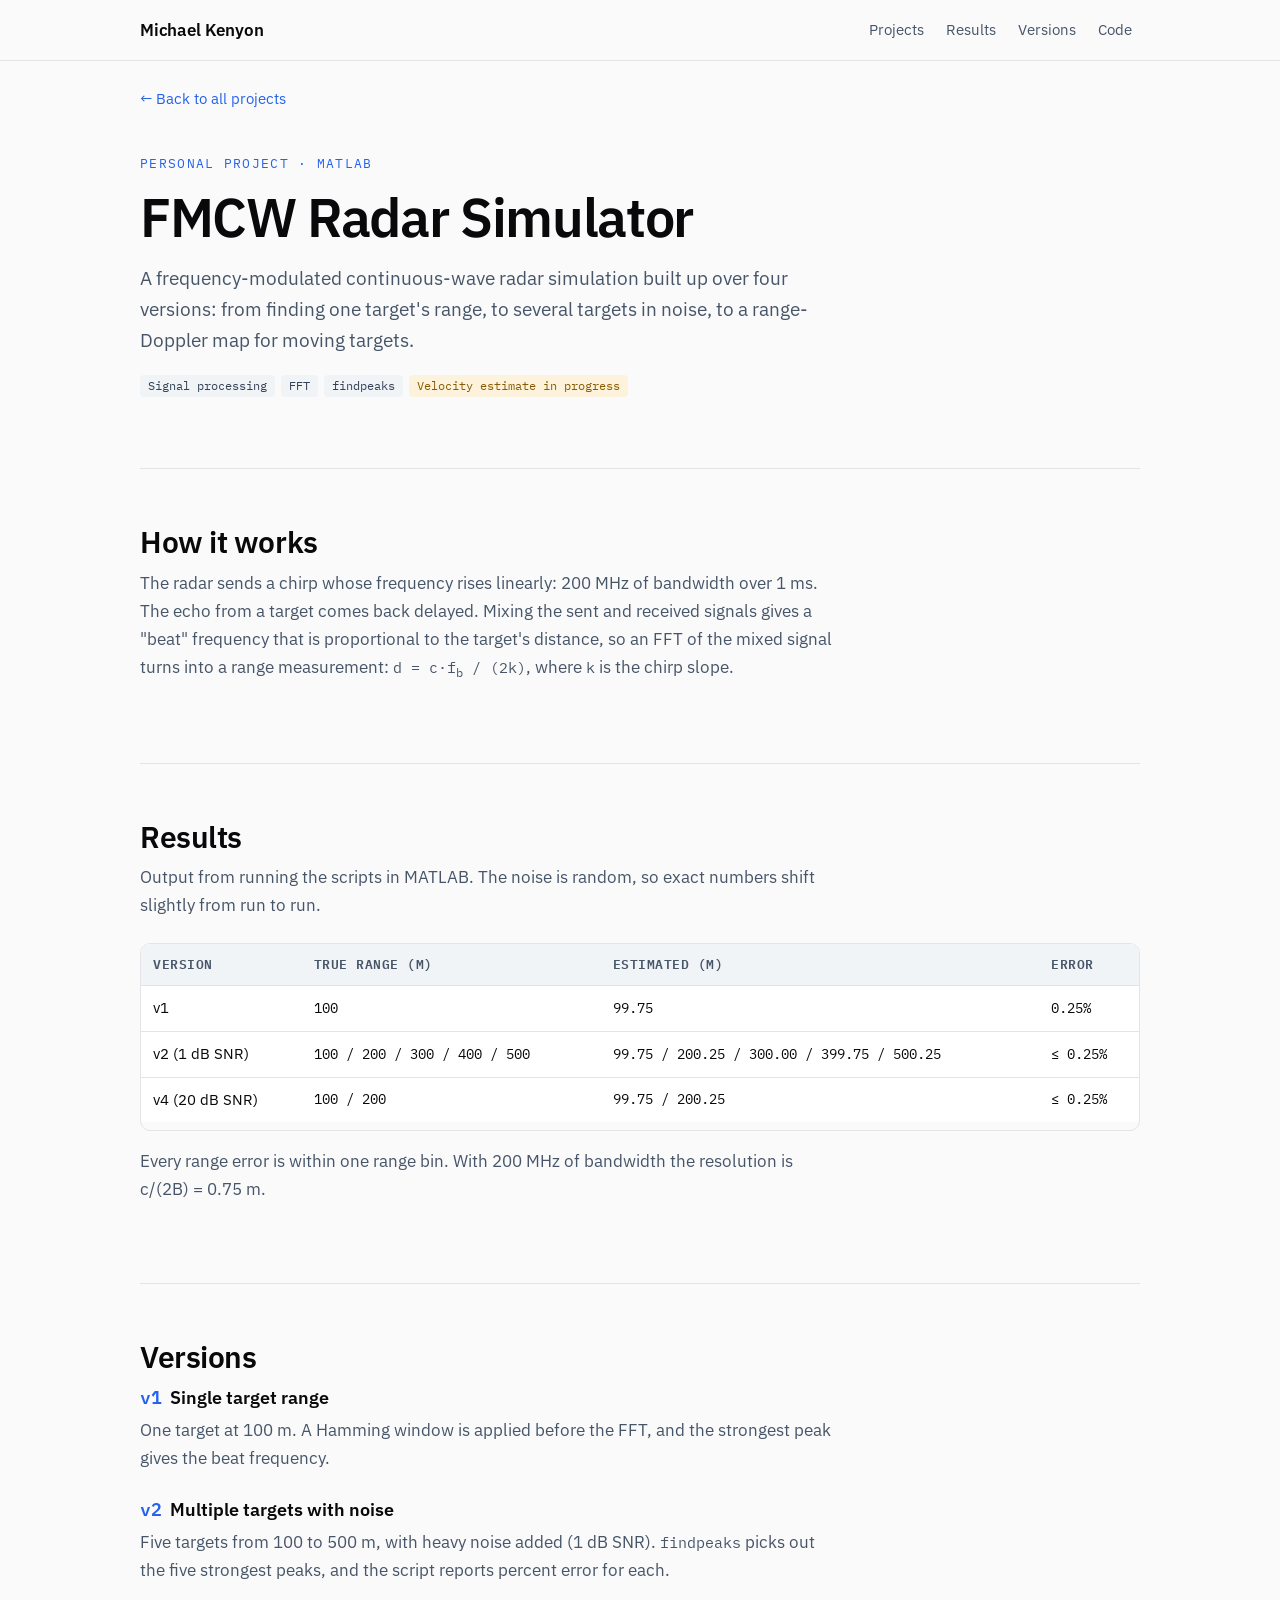
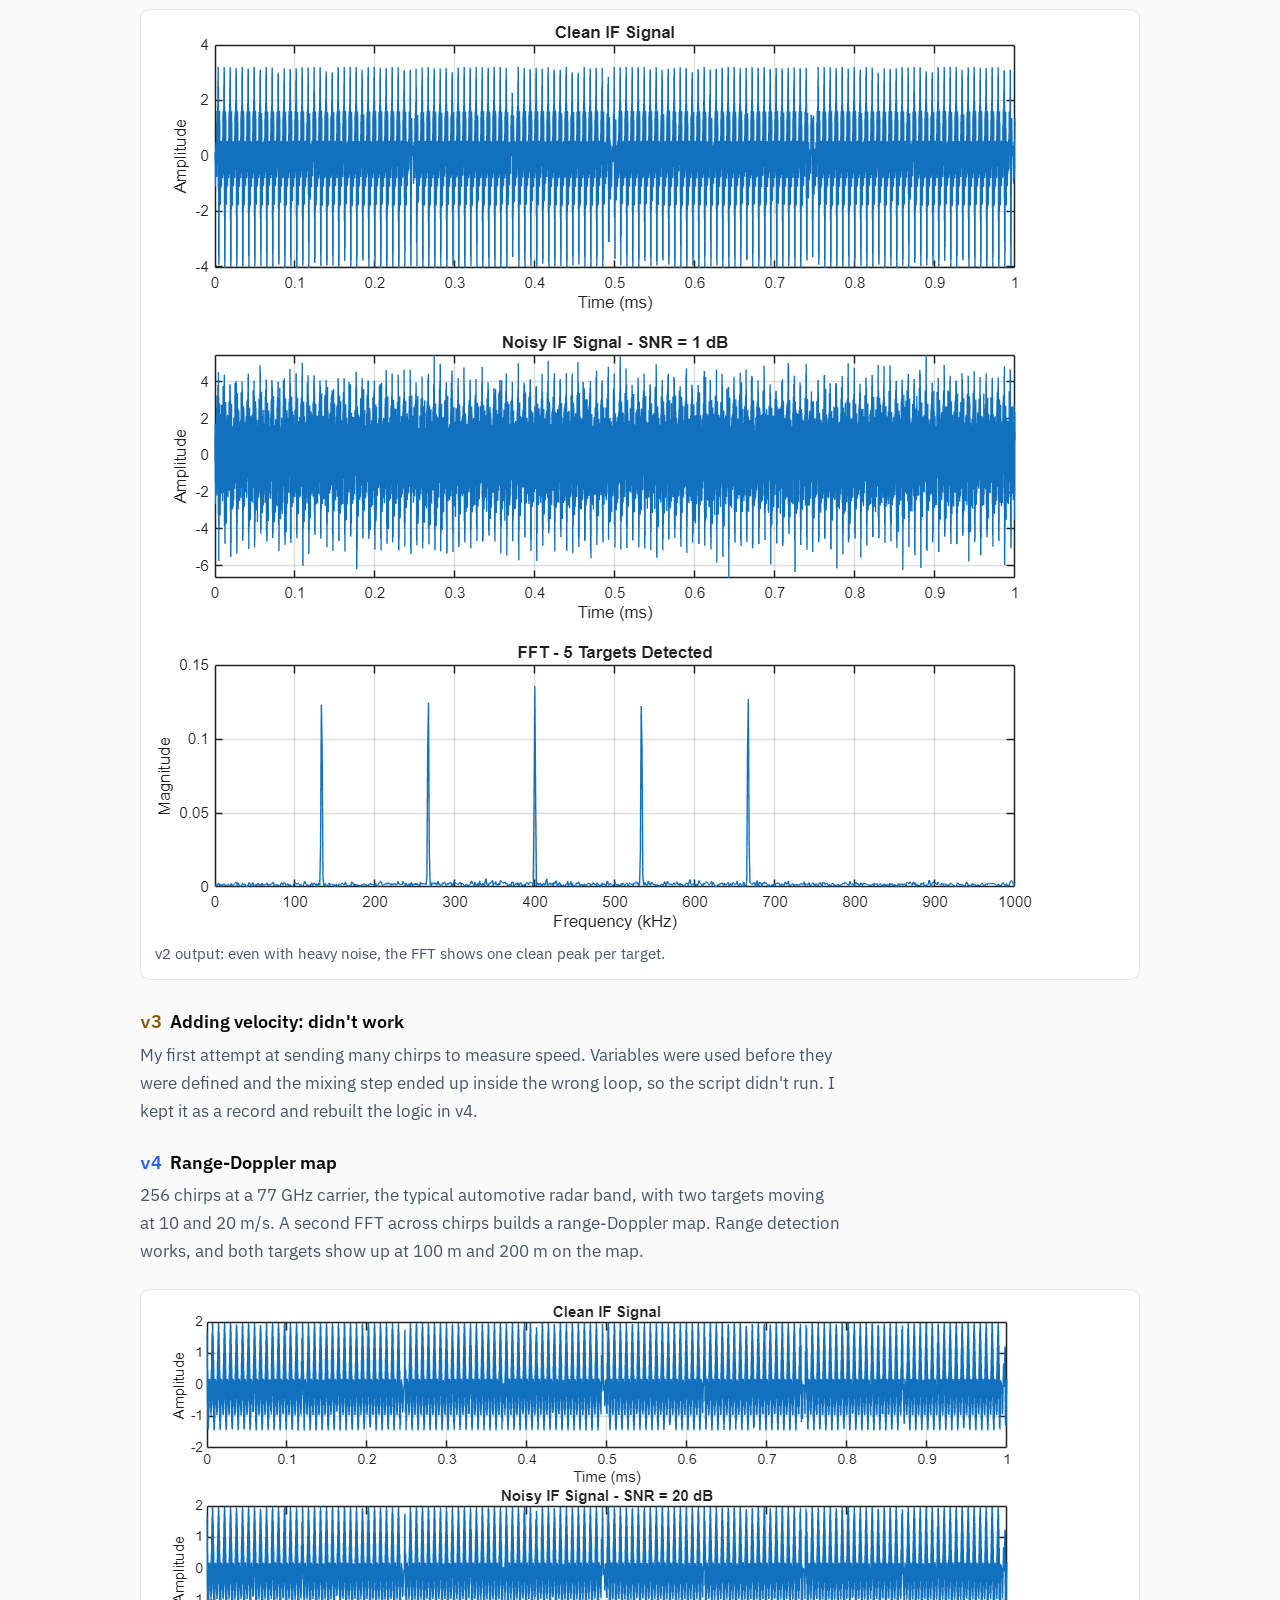
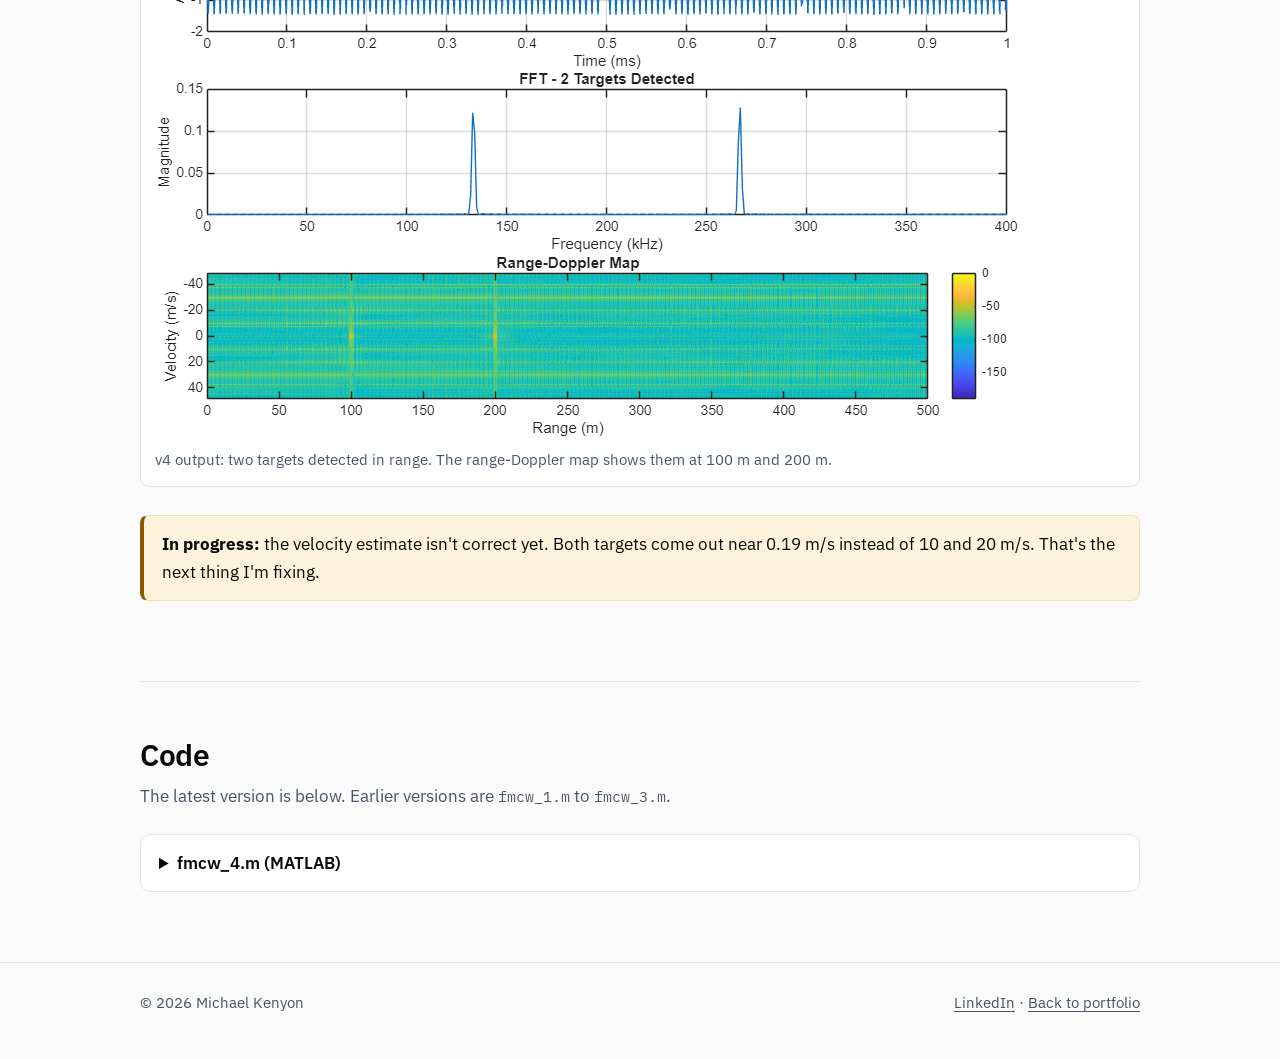
<file: radar.html>
<!doctype html>
<html lang="en">
<head>
<meta charset="utf-8">
<meta name="viewport" content="width=device-width, initial-scale=1">
<title>FMCW Radar Simulator — Michael Kenyon</title>
<meta name="description" content="FMCW radar simulator in MATLAB, built from single-target range to a range-Doppler map, by Michael Kenyon.">
<link rel="icon" href="data:image/svg+xml,%3Csvg xmlns='http://www.w3.org/2000/svg' viewBox='0 0 64 64'%3E%3Crect width='64' height='64' rx='12' fill='%2309090b'/%3E%3Ctext x='32' y='42' font-family='Arial,sans-serif' font-size='28' font-weight='700' fill='%23fff' text-anchor='middle'%3EMK%3C/text%3E%3C/svg%3E">
<link rel="preconnect" href="https://fonts.googleapis.com">
<link rel="preconnect" href="https://fonts.gstatic.com" crossorigin>
<link href="https://fonts.googleapis.com/css2?family=IBM+Plex+Mono:wght@400;600&family=IBM+Plex+Sans:wght@400;500;600&display=swap" rel="stylesheet">
<link rel="stylesheet" href="styles.css">
</head>
<body>
<a class="skip" href="#main">Skip to content</a>

<header class="top">
  <div class="wrap">
    <a class="brand" href="index.html">Michael Kenyon</a>
    <nav aria-label="Main">
      <ul>
        <li><a href="index.html#projects">Projects</a></li>
        <li><a href="#results">Results</a></li>
        <li><a href="#versions">Versions</a></li>
        <li><a href="#code">Code</a></li>
      </ul>
    </nav>
  </div>
</header>

<main id="main">
  <div class="wrap">
    <a class="back" href="index.html#projects">← Back to all projects</a>
    <div class="intro page-intro">
      <p class="eyebrow">Personal project · MATLAB</p>
      <h1>FMCW Radar Simulator</h1>
      <p class="lede">A frequency-modulated continuous-wave radar simulation built up over four versions: from finding one target's range, to several targets in noise, to a range-Doppler map for moving targets.</p>
      <p><span class="tag">Signal processing</span><span class="tag">FFT</span><span class="tag">findpeaks</span><span class="tag wip">Velocity estimate in progress</span></p>
    </div>

    <section id="how" aria-labelledby="how-h">
      <h2 id="how-h">How it works</h2>
      <p class="sec-note">The radar sends a chirp whose frequency rises linearly: 200 MHz of bandwidth over 1 ms. The echo from a target comes back delayed. Mixing the sent and received signals gives a "beat" frequency that is proportional to the target's distance, so an FFT of the mixed signal turns into a range measurement: <code>d = c·f<sub>b</sub> / (2k)</code>, where <code>k</code> is the chirp slope.</p>
    </section>

    <section id="results" aria-labelledby="res-h">
      <h2 id="res-h">Results</h2>
      <p class="sec-note">Output from running the scripts in MATLAB. The noise is random, so exact numbers shift slightly from run to run.</p>
      <div class="table-scroll">
        <table class="results">
          <caption class="visually-hidden">Range estimates by version</caption>
          <thead><tr><th scope="col">Version</th><th scope="col">True range (m)</th><th scope="col">Estimated (m)</th><th scope="col">Error</th></tr></thead>
          <tbody>
            <tr><td>v1</td><td class="num">100</td><td class="num">99.75</td><td class="num">0.25%</td></tr>
            <tr><td>v2 (1 dB SNR)</td><td class="num">100 / 200 / 300 / 400 / 500</td><td class="num">99.75 / 200.25 / 300.00 / 399.75 / 500.25</td><td class="num">≤ 0.25%</td></tr>
            <tr><td>v4 (20 dB SNR)</td><td class="num">100 / 200</td><td class="num">99.75 / 200.25</td><td class="num">≤ 0.25%</td></tr>
          </tbody>
        </table>
      </div>
      <p class="sec-note">Every range error is within one range bin. With 200 MHz of bandwidth the resolution is c/(2B) = 0.75 m.</p>
    </section>

    <section id="versions" aria-labelledby="ver-h">
      <h2 id="ver-h">Versions</h2>

      <h3><span class="ver">v1</span>Single target range</h3>
      <p class="sec-note">One target at 100 m. A Hamming window is applied before the FFT, and the strongest peak gives the beat frequency.</p>

      <h3><span class="ver">v2</span>Multiple targets with noise</h3>
      <p class="sec-note">Five targets from 100 to 500 m, with heavy noise added (1 dB SNR). <code>findpeaks</code> picks out the five strongest peaks, and the script reports percent error for each.</p>
      <figure>
        <img src="img/fmcw_2.png" width="879" height="908" alt="Three stacked plots from MATLAB. Top: the clean mixed IF signal over 1 millisecond. Middle: the same signal with heavy noise at 1 dB SNR. Bottom: the FFT magnitude with five clear, evenly spaced peaks between about 130 and 670 kilohertz, one per target.">
        <figcaption>v2 output: even with heavy noise, the FFT shows one clean peak per target.</figcaption>
      </figure>

      <h3><span class="ver" style="color:var(--warn)">v3</span>Adding velocity: didn't work</h3>
      <p class="sec-note">My first attempt at sending many chirps to measure speed. Variables were used before they were defined and the mixing step ended up inside the wrong loop, so the script didn't run. I kept it as a record and rebuilt the logic in v4.</p>

      <h3><span class="ver">v4</span>Range-Doppler map</h3>
      <p class="sec-note">256 chirps at a 77 GHz carrier, the typical automotive radar band, with two targets moving at 10 and 20 m/s. A second FFT across chirps builds a range-Doppler map. Range detection works, and both targets show up at 100 m and 200 m on the map.</p>
      <figure>
        <img src="img/fmcw_4.png" width="865" height="734" alt="Four stacked plots from MATLAB. The clean and noisy IF signals, an FFT with two peaks near 133 and 267 kilohertz, and a range-Doppler color map from 0 to 500 meters showing vertical bright lines at 100 and 200 meters.">
        <figcaption>v4 output: two targets detected in range. The range-Doppler map shows them at 100 m and 200 m.</figcaption>
      </figure>
      <div class="callout">
        <p><strong>In progress:</strong> the velocity estimate isn't correct yet. Both targets come out near 0.19 m/s instead of 10 and 20 m/s. That's the next thing I'm fixing.</p>
      </div>
    </section>

    <section id="code" aria-labelledby="code-h">
      <h2 id="code-h">Code</h2>
      <p class="sec-note">The latest version is below. Earlier versions are <code>fmcw_1.m</code> to <code>fmcw_3.m</code>.</p>
      <details>
        <summary>fmcw_4.m (MATLAB)</summary>
<pre><code>% fmcw_4
% Frequency Modulated Continuous Wave Radar
% Multi-Target FMCW Range and Velocity Estimator
% Michael Kenyon

%% Goals
res     = 1     ; % Resolution (meters)
max_rng = 37500 ; % Maximum Range (meters)

%% Defining Physical Parameters
c       = 3.00e+08 ; % Speed of Light (meters/second)
B       = 200e+06  ; % Bandwidth (Hertz)
T       = 1e-03    ; % Chirp Time (seconds)
k       = B/T      ; % Chirp Slope (Hertz/second)
f0      = 1.0e+06  ; % Initial Frequency (Hertz)
fc      = 77e+09   ; % Carrier Frequency (77 GHz)
n_chirp = 256      ; % Number of Chirps
PRI     = 20e-06   ; % 20 microseconds

%% Create a Time Vector
fs = 1e+08    ;
dt = 1/fs     ;
t  = 0:dt:T-dt ; % Fixed: no off-by-one
N  = length(t) ; % Defined here so it's available everywhere

%% Transmitted Chirp
phi = 2.*pi.*(f0.*t + 0.5.*k.*t.^2) ;
s   = cos(phi)                      ;

%% Targets
targets    = [100, 200] ; % Starting distances (meters)
velocities = [10, 20]   ; % Velocities (m/s)

%% Noise Parameters
snr_db     = 20             ;
snr_linear = 10^(snr_db/10) ;

%% Chirp Loop
range_doppler = zeros(n_chirp, floor(N/2)+1) ;

for chirp = 1:n_chirp
    r = zeros(size(t)) ;

    for i = 1:length(targets)
        d_current = targets(i) + velocities(i)*(chirp-1)*PRI            ;
        td_i      = 2*d_current/c                                       ;
        t_delay_i = t - td_i                                            ;
        r = r + cos(2*pi*fc*(2*d_current/c) + ...
                2*pi*(f0*t_delay_i + 0.5*k*t_delay_i.^2))              ;
    end

    x       = s .* r                                   ; % Mix
    x_noisy = x + (1/snr_linear)*randn(size(x))        ; % Add noise
    W       = hamming(N)'                              ; % Window
    X       = fft(x_noisy .* W)                        ; % FFT
    range_doppler(chirp, :) = abs(X(1:floor(N/2)+1))/N ; % Store
end

%% Frequency and Range Axes
f          = (0:floor(N/2)) * (fs/N)    ;
range_axis = (0:floor(N/2)) * (c/(2*B)) ;

%% Range Profile
range_profile = mean(range_doppler, 1) ;

%% Extract Distances
n_targets = length(targets)                                                     ;
[~, idx]  = findpeaks(range_profile, 'SortStr', 'descend', 'NPeaks', n_targets) ;
idx       = sort(idx)                                                           ;
fb_all    = f(idx)                                                              ;
d_all     = c*fb_all/(2*k)

Percent_Error = abs(d_all - targets)./targets*100

%% Doppler FFT
doppler_fft = fft(range_doppler, n_chirp, 1)     ;
doppler_fft = fftshift(doppler_fft, 1)           ;
RD_map      = abs(doppler_fft)                   ;
v_axis      = linspace(-1/(2*PRI), 1/(2*PRI), n_chirp) * (c/(2*fc)) ;

%% Extract Velocity From Range-Doppler Map
RD_col = zeros(n_chirp, n_targets)  ;

for i = 1:n_targets
    RD_col(:,i) = RD_map(:, idx(i)) ; % Extract column at each target range bin
end

[~, v_idx] = max(RD_col)            ; % Find peak row for each target
v_all      = v_axis(v_idx)            % Convert index directly to velocity

V_Percent_Error = abs(v_all - velocities)./abs(velocities)*100

%% Plots
x_last = x ; x_noisy_last = x_noisy ; % Save last chirp for plotting

figure;

subplot(4,1,1)
plot(t*1e3, x_last)
xlabel('Time (ms)') ; ylabel('Amplitude')
title('Clean IF Signal') ; grid on

subplot(4,1,2)
plot(t*1e3, x_noisy_last)
xlabel('Time (ms)') ; ylabel('Amplitude')
title(sprintf('Noisy IF Signal - SNR = %d dB', snr_db)) ; grid on

subplot(4,1,3)
plot(f./1e3, range_profile)
xlim([0, f(max(idx))/1e3 * 1.5])
xlabel('Frequency (kHz)') ; ylabel('Magnitude')
title(sprintf('FFT - %d Targets Detected', n_targets)) ; grid on

subplot(4,1,4)
imagesc(range_axis, v_axis, 20*log10(RD_map./max(RD_map(:))))
xlim([0 500])
xlabel('Range (m)') ; ylabel('Velocity (m/s)')
title('Range-Doppler Map') ; colorbar</code></pre>
      </details>
    </section>
  </div>
</main>

<footer>
  <div class="wrap">
    <span>© 2026 Michael Kenyon</span>
    <span><a href="https://www.linkedin.com/in/michael-kenyon-347142382" rel="noopener">LinkedIn</a> · <a href="index.html">Back to portfolio</a></span>
  </div>
</footer>
</body>
</html>
</file>
<file: styles.css>
/* Design tokens: Minimalism / Swiss style, monochrome + blue accent */
:root {
  --bg: #fafafa;
  --card: #ffffff;
  --surface: #f1f4f7;
  --text: #09090b;
  --muted: #475569;
  --line: #e4e4e7;
  --accent: #2563eb;
  --accent-strong: #1d4ed8;
  --accent-soft: #eaf1fe;
  --warn: #8a5a00;
  --warn-soft: #fdf3dc;
  --code-bg: #0f172a;
  --code-text: #e2e8f0;
  --shadow: 0 1px 2px rgba(9, 9, 11, .04), 0 4px 16px rgba(9, 9, 11, .06);
  --radius: 10px;
  --sans: "IBM Plex Sans", system-ui, -apple-system, "Segoe UI", Roboto, Helvetica, Arial, sans-serif;
  --mono: "IBM Plex Mono", ui-monospace, "Cascadia Mono", Consolas, Menlo, monospace;
}
* { box-sizing: border-box; }
html { scroll-behavior: smooth; scroll-padding-top: 80px; }
body { margin: 0; background: var(--bg); color: var(--text); font-family: var(--sans); font-size: 17px; line-height: 1.65; -webkit-font-smoothing: antialiased; }
a { color: var(--accent); text-underline-offset: 3px; }
a:hover { color: var(--accent-strong); }
:focus-visible { outline: 3px solid var(--accent); outline-offset: 3px; border-radius: 4px; }
img { max-width: 100%; height: auto; display: block; }
.wrap { max-width: 1040px; margin: 0 auto; padding: 0 20px; }
.skip { position: absolute; left: -9999px; }
.skip:focus { left: 16px; top: 16px; background: var(--card); padding: 10px 14px; z-index: 20; }
.visually-hidden { position: absolute; width: 1px; height: 1px; overflow: hidden; clip: rect(0 0 0 0); white-space: nowrap; }

/* Header */
header.top { position: sticky; top: 0; z-index: 10; background: rgba(250, 250, 250, .92); backdrop-filter: saturate(180%) blur(8px); border-bottom: 1px solid var(--line); }
.top .wrap { display: flex; flex-wrap: wrap; align-items: center; justify-content: space-between; gap: 4px 24px; min-height: 60px; }
.brand { font-weight: 600; font-size: 17px; letter-spacing: -.01em; text-decoration: none; color: var(--text); display: inline-flex; align-items: center; min-height: 44px; }
nav ul { list-style: none; margin: 0; padding: 0; display: flex; flex-wrap: wrap; gap: 0 6px; }
nav a { color: var(--muted); text-decoration: none; font-size: 15px; display: inline-flex; align-items: center; min-height: 44px; padding: 0 8px; border-radius: 6px; transition: color .2s ease, background-color .2s ease; }
nav a:hover { color: var(--text); background: var(--surface); }

/* Type */
h1 { font-size: clamp(2.2rem, 5.5vw, 3.4rem); line-height: 1.08; letter-spacing: -.025em; font-weight: 600; margin: 0 0 16px; }
h2 { font-size: clamp(1.45rem, 3vw, 1.85rem); line-height: 1.2; letter-spacing: -.015em; font-weight: 600; margin: 0 0 8px; }
h3 { font-size: 1.12rem; line-height: 1.35; font-weight: 600; margin: 0 0 6px; }
code { font-family: var(--mono); font-size: .86em; }
.eyebrow { font-family: var(--mono); font-size: 13px; color: var(--accent); text-transform: uppercase; letter-spacing: .1em; margin: 0 0 14px; }
.lede { font-size: 1.18rem; color: var(--muted); max-width: 680px; margin: 0; }
.sec-note { color: var(--muted); margin: 0 0 24px; max-width: 700px; }

/* Layout */
.intro { padding: 72px 0 56px; }
section { padding: 56px 0; border-top: 1px solid var(--line); }
.sec-head { margin-bottom: 28px; }

/* Buttons */
.actions { display: flex; flex-wrap: wrap; gap: 12px; margin-top: 28px; }
.btn { display: inline-flex; align-items: center; gap: 8px; min-height: 46px; padding: 0 20px; border-radius: 8px; font-weight: 600; font-size: 16px; text-decoration: none; border: 1px solid var(--line); background: var(--card); color: var(--text); transition: background-color .2s ease, border-color .2s ease, color .2s ease; }
.btn:hover { border-color: #cbd5e1; color: var(--text); }
.btn.primary { background: var(--text); border-color: var(--text); color: #fff; }
.btn.primary:hover { background: #27272a; color: #fff; }
.btn svg { width: 18px; height: 18px; flex: none; }

/* Tags */
.tag { display: inline-block; font-family: var(--mono); font-size: 12px; line-height: 1.5; padding: 2px 8px; border-radius: 4px; background: var(--surface); color: #334155; margin: 0 6px 6px 0; vertical-align: middle; }
.tag.wip { background: var(--warn-soft); color: var(--warn); }
.tags { margin: 10px 0 0; }

/* Featured project cards (home) */
.featured { display: grid; grid-template-columns: repeat(auto-fit, minmax(290px, 1fr)); gap: 20px; list-style: none; margin: 0; padding: 0; }
.card { position: relative; display: flex; flex-direction: column; background: var(--card); border: 1px solid var(--line); border-radius: var(--radius); overflow: hidden; transition: border-color .2s ease, box-shadow .2s ease; }
.card:hover, .card:focus-within { border-color: #cbd5e1; box-shadow: var(--shadow); }
.card .thumb { aspect-ratio: 16 / 10; background: #fff; border-bottom: 1px solid var(--line); overflow: hidden; }
.card .thumb img { width: 100%; height: 100%; object-fit: cover; object-position: top center; }
.card .body { padding: 18px 20px 20px; display: flex; flex-direction: column; flex: 1; }
.card p { margin: 0; color: var(--muted); font-size: 15.5px; }
.card h3 a { color: var(--text); text-decoration: none; }
.card h3 a::after { content: ""; position: absolute; inset: 0; } /* whole card clickable */
.card .go { margin-top: auto; padding-top: 14px; font-weight: 600; font-size: 15px; color: var(--accent); }
.card:hover .go { text-decoration: underline; text-underline-offset: 3px; }
.kind { font-family: var(--mono); font-size: 12px; color: var(--muted); text-transform: uppercase; letter-spacing: .08em; margin: 0 0 6px; }

/* Coursework list (home) */
.courses { display: grid; grid-template-columns: repeat(auto-fit, minmax(280px, 1fr)); gap: 16px; list-style: none; margin: 0; padding: 0; }
.course { background: var(--card); border: 1px solid var(--line); border-radius: var(--radius); padding: 18px 20px; }
.course p { margin: 0; color: var(--muted); font-size: 15.5px; }
.also { margin: 22px 0 0; color: var(--muted); font-size: 15.5px; }

/* Tools */
.tools { display: grid; grid-template-columns: repeat(auto-fit, minmax(220px, 1fr)); gap: 16px; }
.tools div { background: var(--card); border: 1px solid var(--line); border-radius: var(--radius); padding: 16px 18px; }
.tools p { margin: 0; color: var(--muted); font-size: 15px; }

/* Pipeline (project pages) */
.pipeline { list-style: none; margin: 0; padding: 0; counter-reset: step; display: grid; gap: 12px; }
.pipeline li { counter-increment: step; position: relative; background: var(--card); border: 1px solid var(--line); border-radius: var(--radius); padding: 16px 18px 16px 60px; }
.pipeline li::before { content: counter(step); position: absolute; left: 18px; top: 16px; width: 28px; height: 28px; border-radius: 50%; background: var(--text); color: #fff; font: 600 13px/28px var(--mono); text-align: center; }
.pipeline p { margin: 0; color: var(--muted); }
.ver { font-family: var(--mono); font-weight: 600; color: var(--accent); margin-right: 8px; }

/* Project detail pages */
.back { display: inline-flex; align-items: center; min-height: 44px; margin: 16px 0 0; font-size: 15px; text-decoration: none; }
.back:hover { text-decoration: underline; }
.page-intro { padding: 32px 0 48px; }
.results { width: 100%; border-collapse: collapse; margin: 0 0 8px; font-size: 15px; background: var(--card); }
.results th, .results td { text-align: left; padding: 10px 12px; border-bottom: 1px solid var(--line); }
.results th { font-family: var(--mono); font-size: 12.5px; color: var(--muted); font-weight: 600; text-transform: uppercase; letter-spacing: .04em; background: var(--surface); }
.results td.num { font-family: var(--mono); font-size: 14px; }
.table-scroll { overflow-x: auto; border: 1px solid var(--line); border-radius: var(--radius); margin-bottom: 16px; }
.table-scroll .results tr:last-child td { border-bottom: 0; }
figure { margin: 0 0 28px; border: 1px solid var(--line); border-radius: var(--radius); padding: 14px; background: var(--card); }
figcaption { color: var(--muted); font-size: 14.5px; margin-top: 10px; }
.callout { background: var(--warn-soft); border: 1px solid #f3dfae; border-left: 4px solid var(--warn); padding: 14px 18px; border-radius: 8px; margin: 0 0 24px; }
.callout p { margin: 0; }
details { background: var(--card); border: 1px solid var(--line); border-radius: var(--radius); margin: 0 0 14px; overflow: hidden; }
summary { cursor: pointer; padding: 14px 18px; font-weight: 600; min-height: 44px; }
summary:hover { background: var(--surface); }
pre { margin: 0; padding: 18px; overflow-x: auto; background: var(--code-bg); color: var(--code-text); font: 13px/1.55 var(--mono); }

/* Footer */
footer { border-top: 1px solid var(--line); padding: 28px 0 44px; color: var(--muted); font-size: 14.5px; }
footer .wrap { display: flex; flex-wrap: wrap; justify-content: space-between; gap: 8px 24px; }
footer a { color: var(--muted); }

@media (prefers-reduced-motion: reduce) {
  html { scroll-behavior: auto; }
  *, *::before, *::after { transition: none !important; }
}
@media (max-width: 560px) {
  body { font-size: 16.5px; }
  .intro { padding: 48px 0 40px; }
  section { padding: 44px 0; }
  header.top { position: static; }
  html { scroll-padding-top: 0; }
  .top .wrap { padding-top: 6px; padding-bottom: 6px; }
}
</file>
